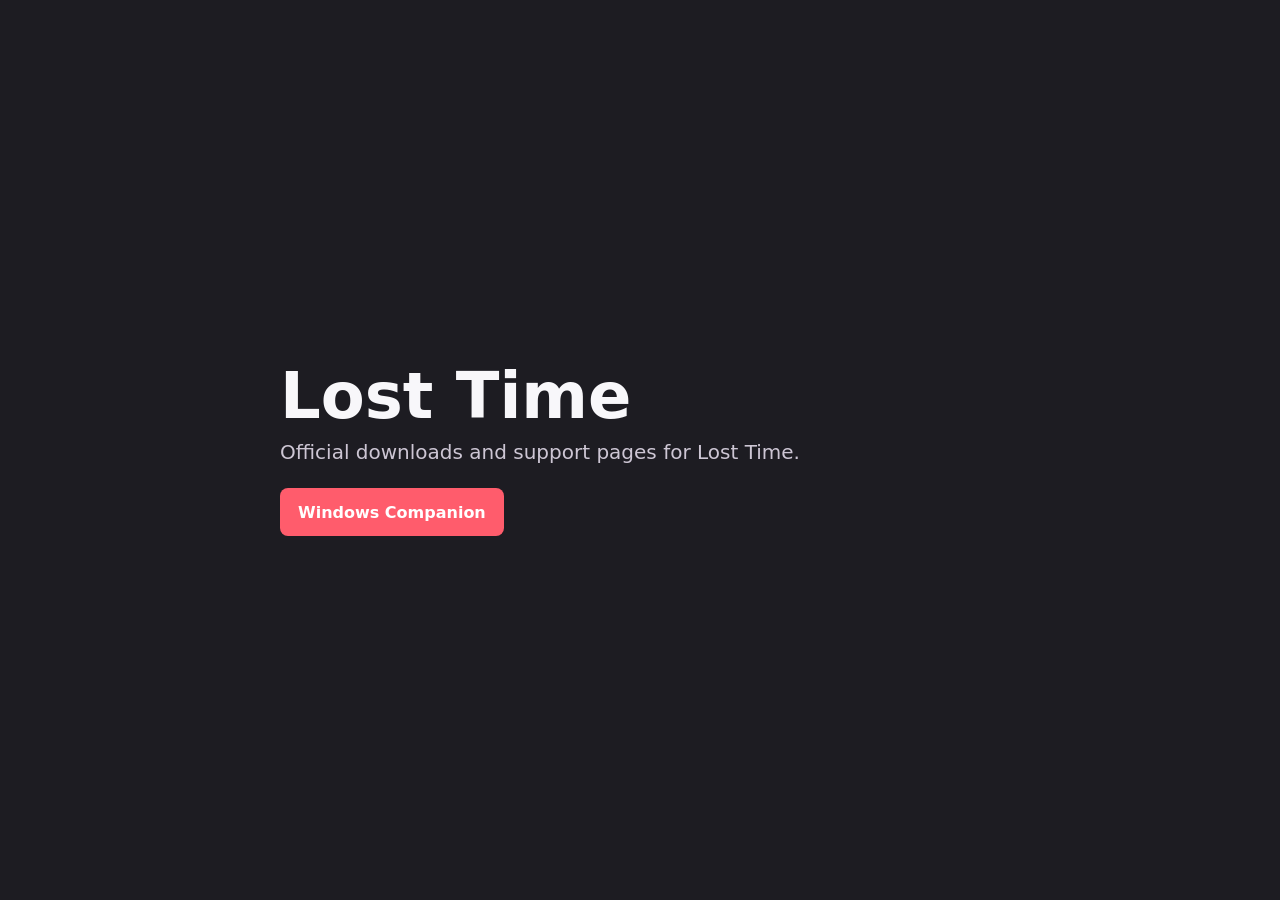
<file: index.html>
<!DOCTYPE html>
<html lang="en">
<head>
  <meta charset="utf-8">
  <meta name="viewport" content="width=device-width, initial-scale=1">
  <title>Lost Time</title>
  <style>
    body {
      margin: 0;
      min-height: 100vh;
      display: grid;
      place-items: center;
      background: #1d1c22;
      color: #f8f7fa;
      font-family: Inter, ui-sans-serif, system-ui, -apple-system, BlinkMacSystemFont, "Segoe UI", sans-serif;
    }

    main {
      width: min(720px, calc(100% - 32px));
    }

    h1 {
      margin: 0 0 12px;
      font-size: clamp(34px, 7vw, 64px);
      line-height: 1;
      letter-spacing: 0;
    }

    p {
      margin: 0 0 24px;
      color: #cdc6d4;
      font-size: 20px;
    }

    a {
      display: inline-flex;
      align-items: center;
      justify-content: center;
      min-height: 48px;
      padding: 0 18px;
      border-radius: 8px;
      background: #ff5c6c;
      color: white;
      text-decoration: none;
      font-weight: 700;
    }
  </style>
</head>
<body>
  <main>
    <h1>Lost Time</h1>
    <p>Official downloads and support pages for Lost Time.</p>
    <a href="./windows-companion/">Windows Companion</a>
  </main>
</body>
</html>
</file>
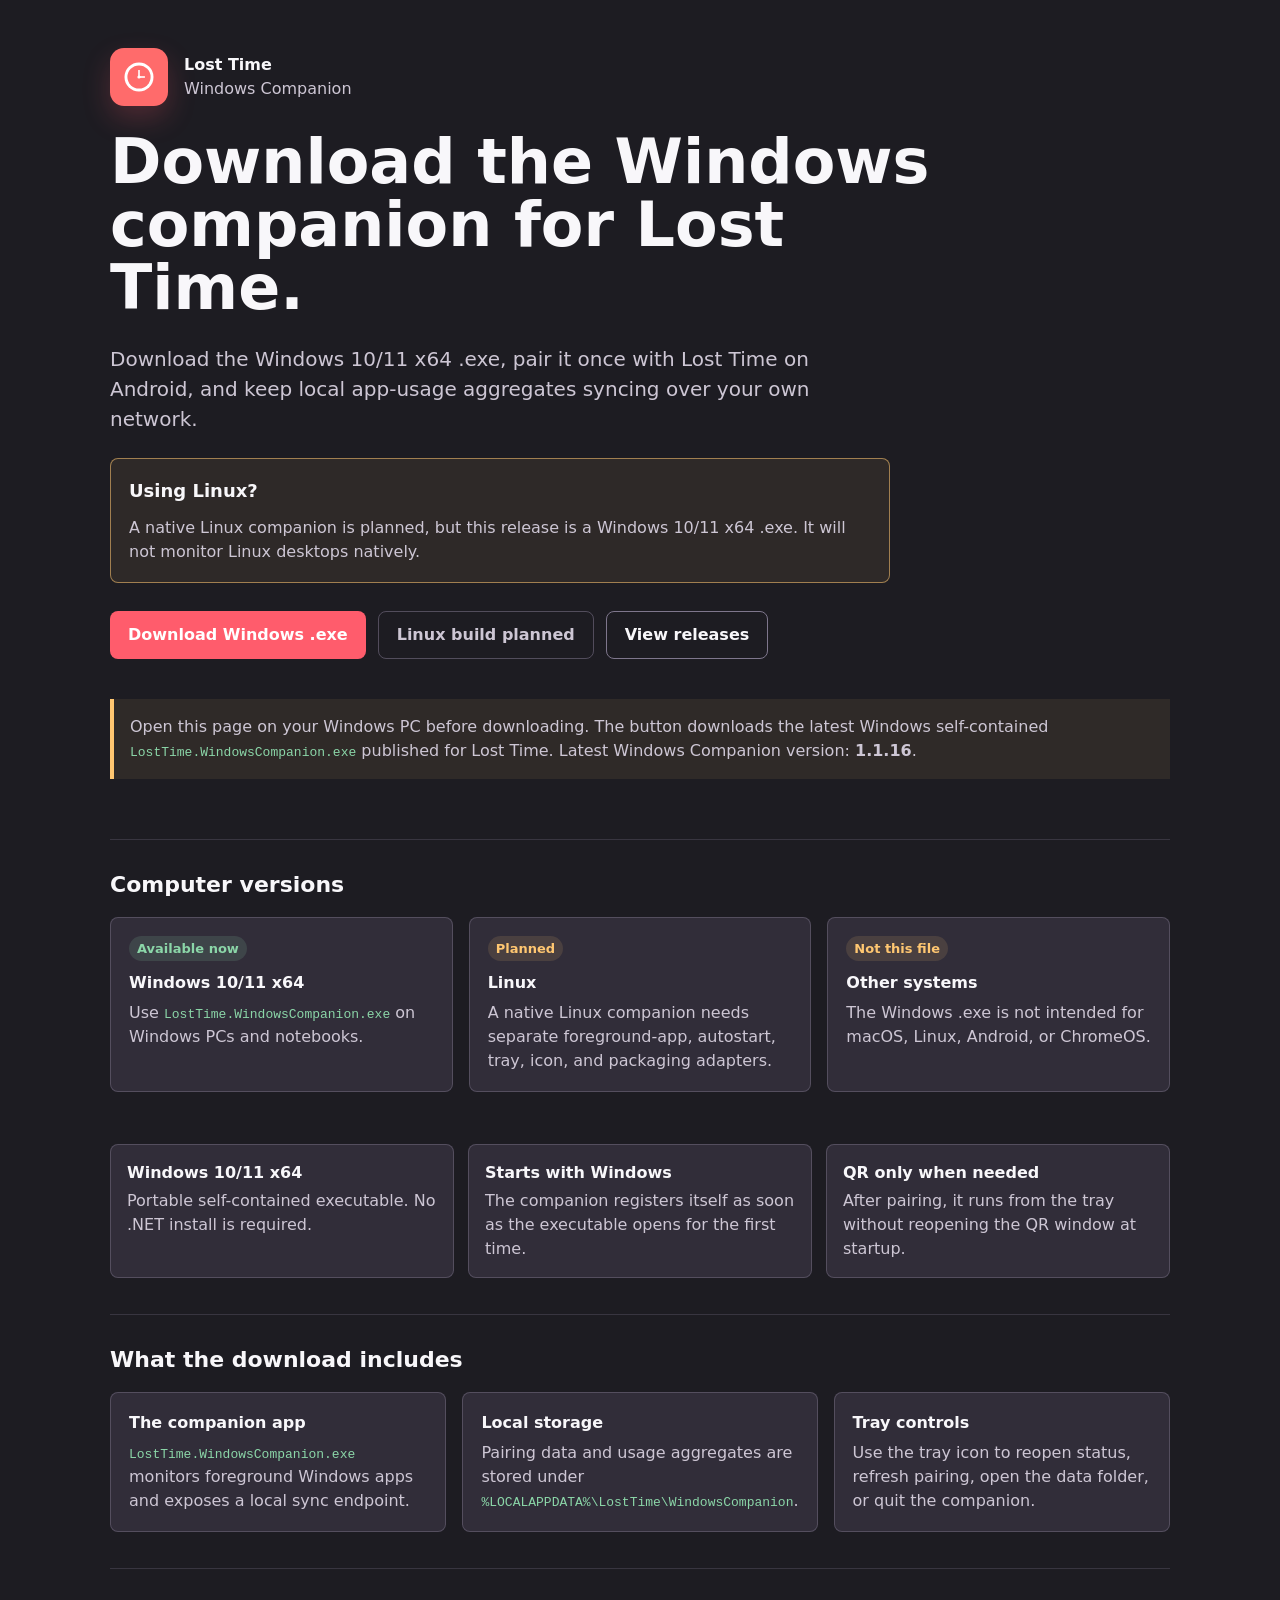
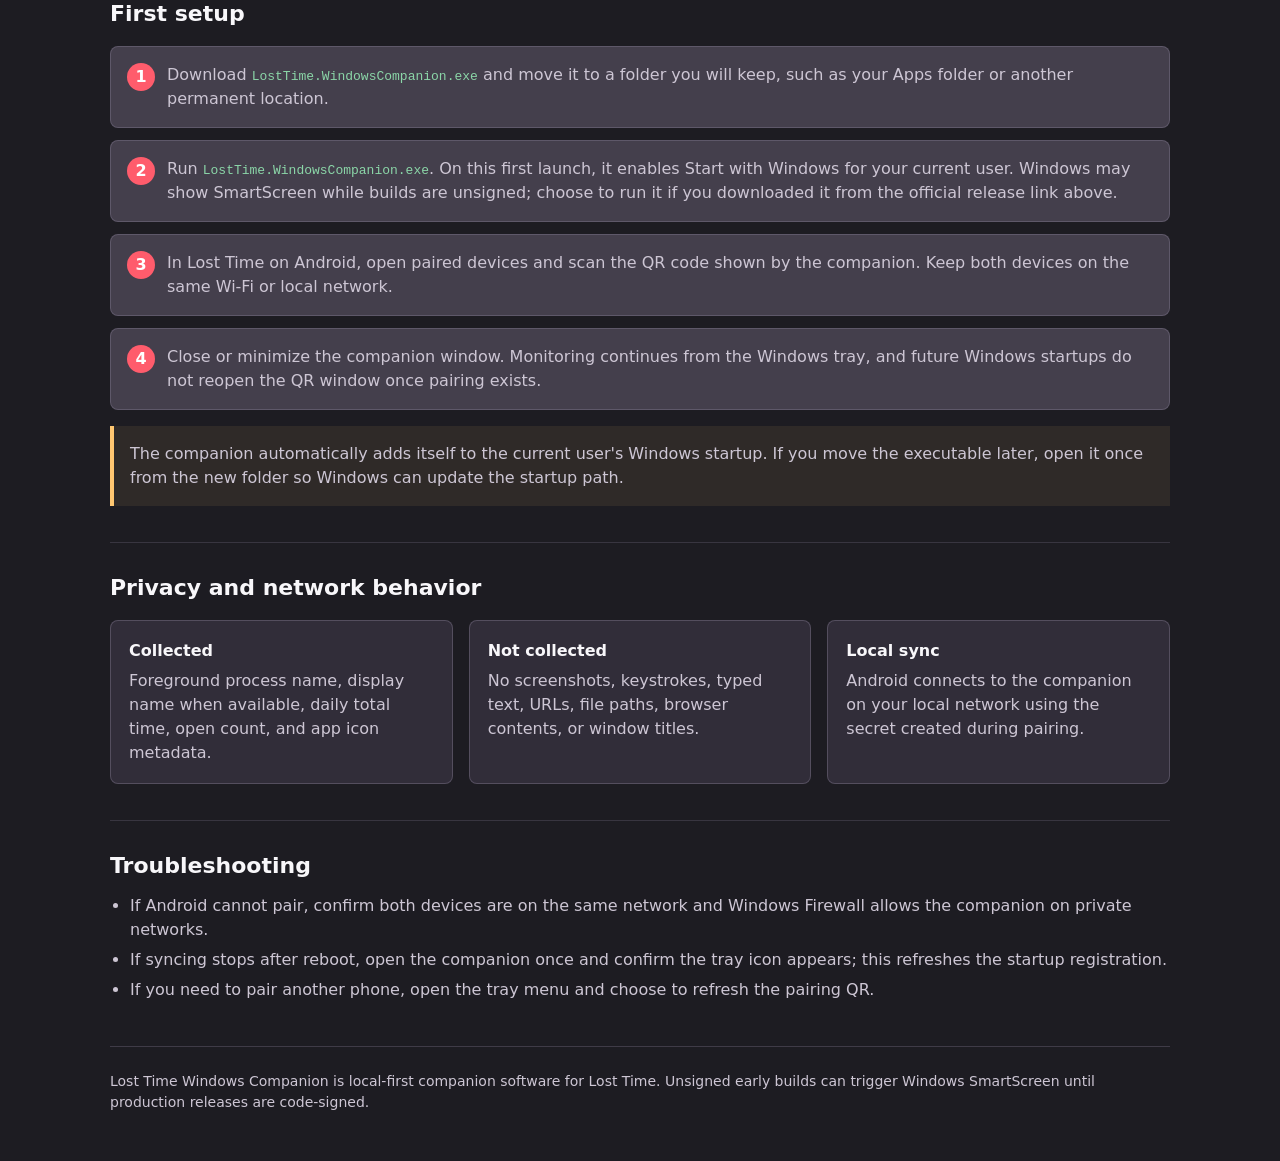
<file: pc/index.html>
<!doctype html>
<html lang="en">
<head>
  <meta charset="utf-8">
  <meta name="viewport" content="width=device-width, initial-scale=1">
  <meta http-equiv="refresh" content="0; url=/windows-companion/">
  <title>Lost Time Windows Companion</title>
  <link rel="canonical" href="https://qedxyzyt-dot.github.io/windows-companion/">
  <style>
    body {
      margin: 0;
      min-height: 100vh;
      display: grid;
      place-items: center;
      background: #1d1c22;
      color: #f8f7fa;
      font-family: Inter, ui-sans-serif, system-ui, -apple-system, BlinkMacSystemFont, "Segoe UI", sans-serif;
    }

    a {
      color: #9fd8ff;
    }
  </style>
</head>
<body>
  <main>
    <p>Opening <a href="/windows-companion/">Lost Time Windows Companion</a>...</p>
  </main>
  <script>
    window.location.replace("/windows-companion/");
  </script>
</body>
</html>
</file>
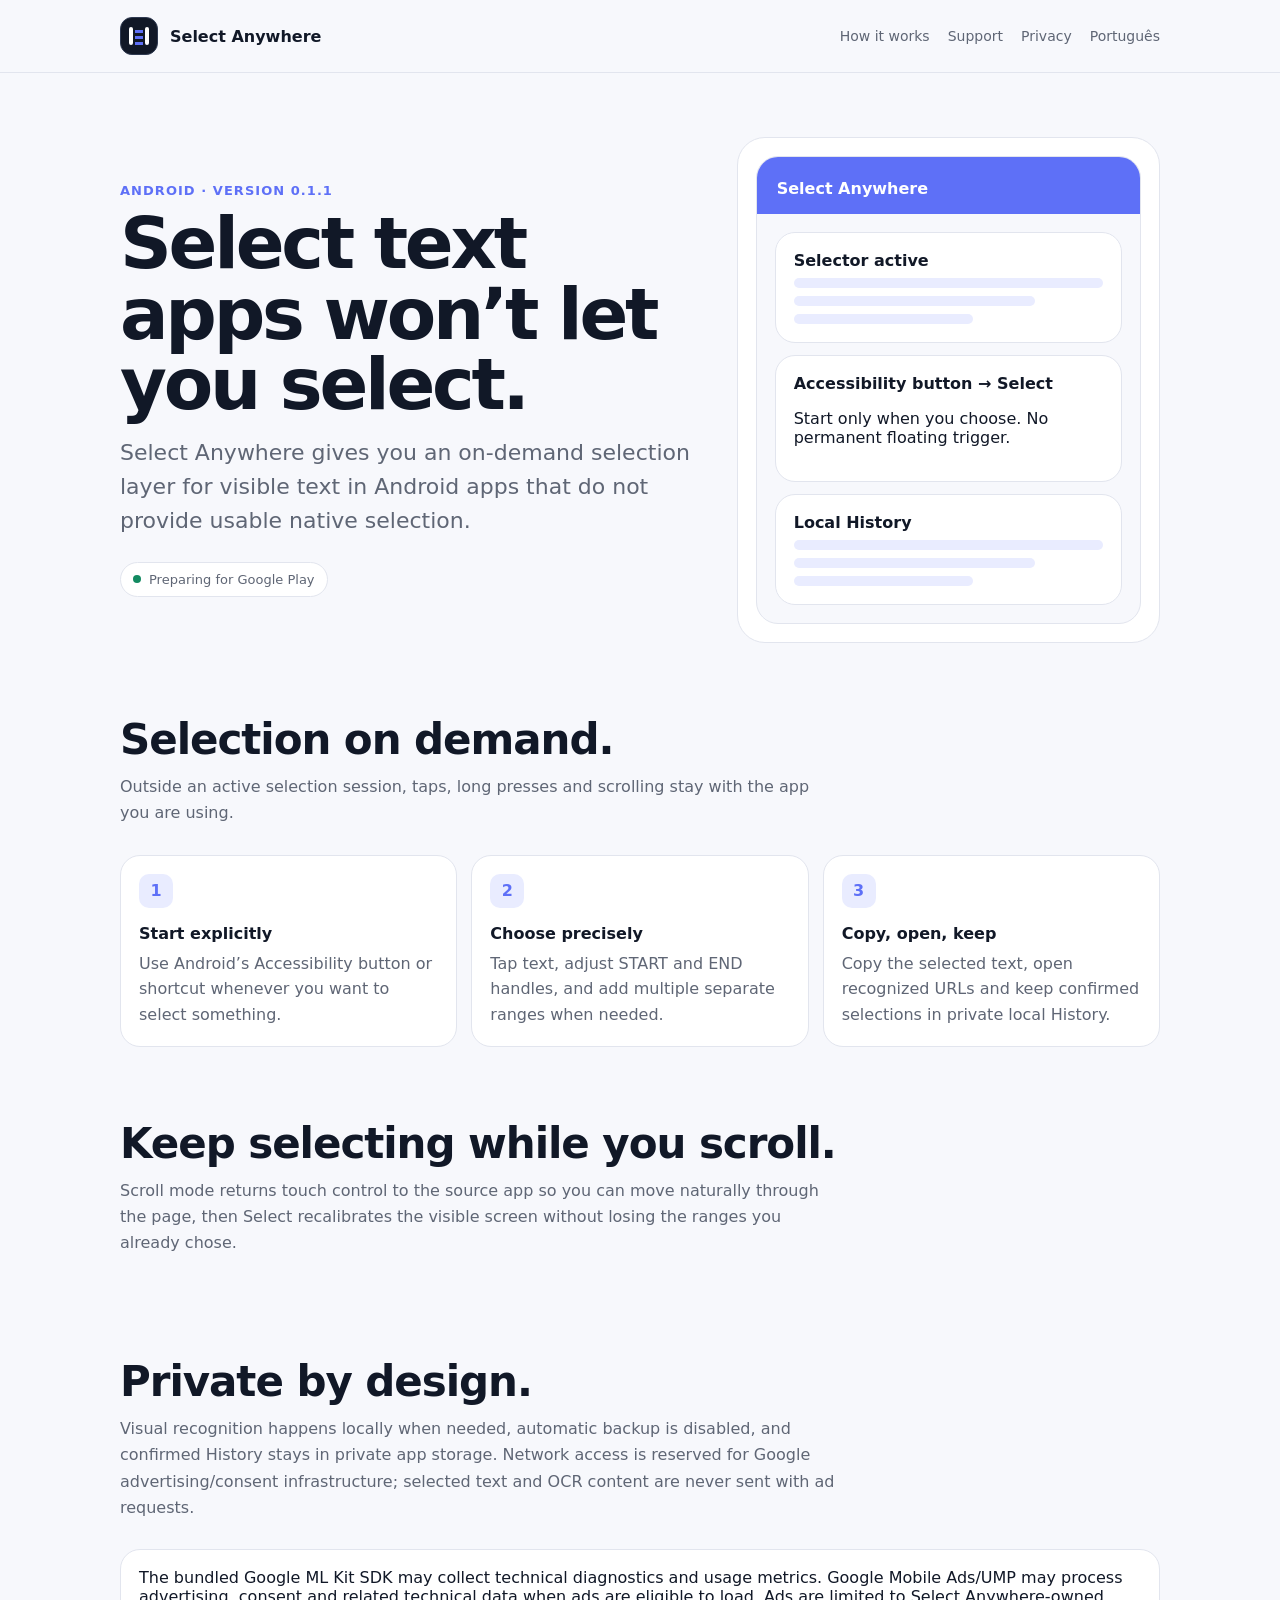
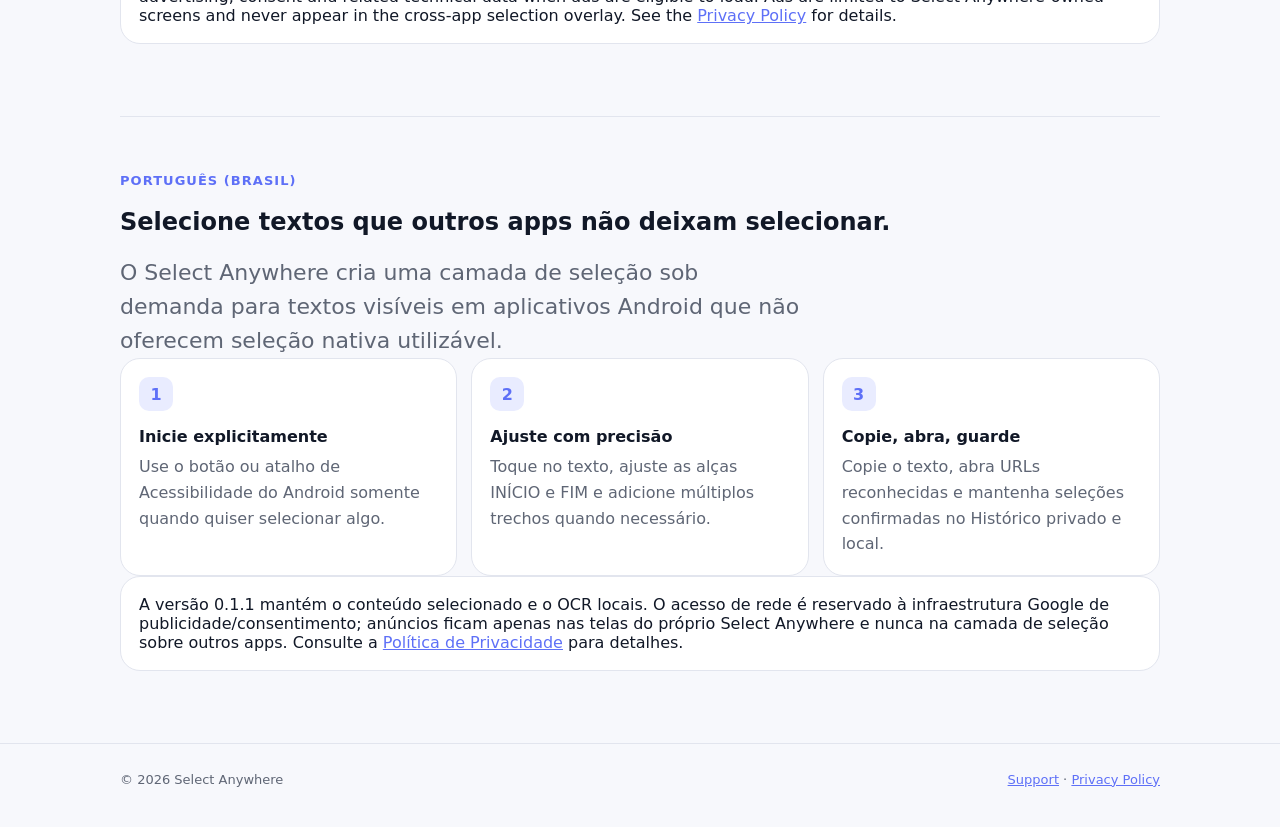
<file: select-anywhere/index.html>
<!doctype html>
<html lang="en">
<head>
  <meta charset="utf-8">
  <meta name="viewport" content="width=device-width, initial-scale=1">
  <meta name="description" content="Select Anywhere helps you select and copy visible text that other Android apps won’t let you select.">
  <title>Select Anywhere</title>
  <link rel="stylesheet" href="styles.css">
</head>
<body>
<header>
  <nav class="shell" aria-label="Primary navigation">
    <a class="brand" href="index.html"><span class="mark" aria-hidden="true"><span></span></span> Select Anywhere</a>
    <div class="navlinks"><a href="#how-it-works">How it works</a><a href="support.html">Support</a><a href="privacy.html">Privacy</a><a href="#pt-br">Português</a></div>
  </nav>
</header>

<main class="shell">
  <div class="hero">
    <div>
      <div class="eyebrow">Android · version 0.1.1</div>
      <h1>Select text apps won’t let you select.</h1>
      <p class="lead">Select Anywhere gives you an on-demand selection layer for visible text in Android apps that do not provide usable native selection.</p>
      <div class="status">Preparing for Google Play</div>
    </div>
    <div class="preview" aria-label="Select Anywhere product preview">
      <div class="phone">
        <div class="phone-head">Select Anywhere</div>
        <div class="phone-body">
          <div class="card"><strong>Selector active</strong><div class="lines" aria-hidden="true"><div class="line"></div><div class="line"></div><div class="line"></div></div></div>
          <div class="card"><strong>Accessibility button → Select</strong><p>Start only when you choose. No permanent floating trigger.</p></div>
          <div class="card"><strong>Local History</strong><div class="lines" aria-hidden="true"><div class="line"></div><div class="line"></div><div class="line"></div></div></div>
        </div>
      </div>
    </div>
  </div>

  <section id="how-it-works">
    <div class="section-title"><h2>Selection on demand.</h2><p>Outside an active selection session, taps, long presses and scrolling stay with the app you are using.</p></div>
    <div class="grid3">
      <article class="card"><div class="number">1</div><strong>Start explicitly</strong><p>Use Android’s Accessibility button or shortcut whenever you want to select something.</p></article>
      <article class="card"><div class="number">2</div><strong>Choose precisely</strong><p>Tap text, adjust START and END handles, and add multiple separate ranges when needed.</p></article>
      <article class="card"><div class="number">3</div><strong>Copy, open, keep</strong><p>Copy the selected text, open recognized URLs and keep confirmed selections in private local History.</p></article>
    </div>
  </section>

  <section>
    <div class="section-title"><h2>Keep selecting while you scroll.</h2><p>Scroll mode returns touch control to the source app so you can move naturally through the page, then Select recalibrates the visible screen without losing the ranges you already chose.</p></div>
  </section>

  <section>
    <div class="section-title"><h2>Private by design.</h2><p>Visual recognition happens locally when needed, automatic backup is disabled, and confirmed History stays in private app storage. Network access is reserved for Google advertising/consent infrastructure; selected text and OCR content are never sent with ad requests.</p></div>
    <div class="notice">The bundled Google ML Kit SDK may collect technical diagnostics and usage metrics. Google Mobile Ads/UMP may process advertising, consent and related technical data when ads are eligible to load. Ads are limited to Select Anywhere-owned screens and never appear in the cross-app selection overlay. See the <a href="privacy.html">Privacy Policy</a> for details.</div>
  </section>

  <section id="pt-br" lang="pt-BR">
    <div class="eyebrow">Português (Brasil)</div>
    <h2>Selecione textos que outros apps não deixam selecionar.</h2>
    <p class="lead">O Select Anywhere cria uma camada de seleção sob demanda para textos visíveis em aplicativos Android que não oferecem seleção nativa utilizável.</p>
    <div class="grid3">
      <article class="card"><div class="number">1</div><strong>Inicie explicitamente</strong><p>Use o botão ou atalho de Acessibilidade do Android somente quando quiser selecionar algo.</p></article>
      <article class="card"><div class="number">2</div><strong>Ajuste com precisão</strong><p>Toque no texto, ajuste as alças INÍCIO e FIM e adicione múltiplos trechos quando necessário.</p></article>
      <article class="card"><div class="number">3</div><strong>Copie, abra, guarde</strong><p>Copie o texto, abra URLs reconhecidas e mantenha seleções confirmadas no Histórico privado e local.</p></article>
    </div>
    <div class="notice">A versão 0.1.1 mantém o conteúdo selecionado e o OCR locais. O acesso de rede é reservado à infraestrutura Google de publicidade/consentimento; anúncios ficam apenas nas telas do próprio Select Anywhere e nunca na camada de seleção sobre outros apps. Consulte a <a href="privacy.html#pt-br">Política de Privacidade</a> para detalhes.</div>
  </section>
</main>

<footer><div class="shell footer-row"><span>© 2026 Select Anywhere</span><span><a href="support.html">Support</a> · <a href="privacy.html">Privacy Policy</a></span></div></footer>
</body>
</html>
</file>
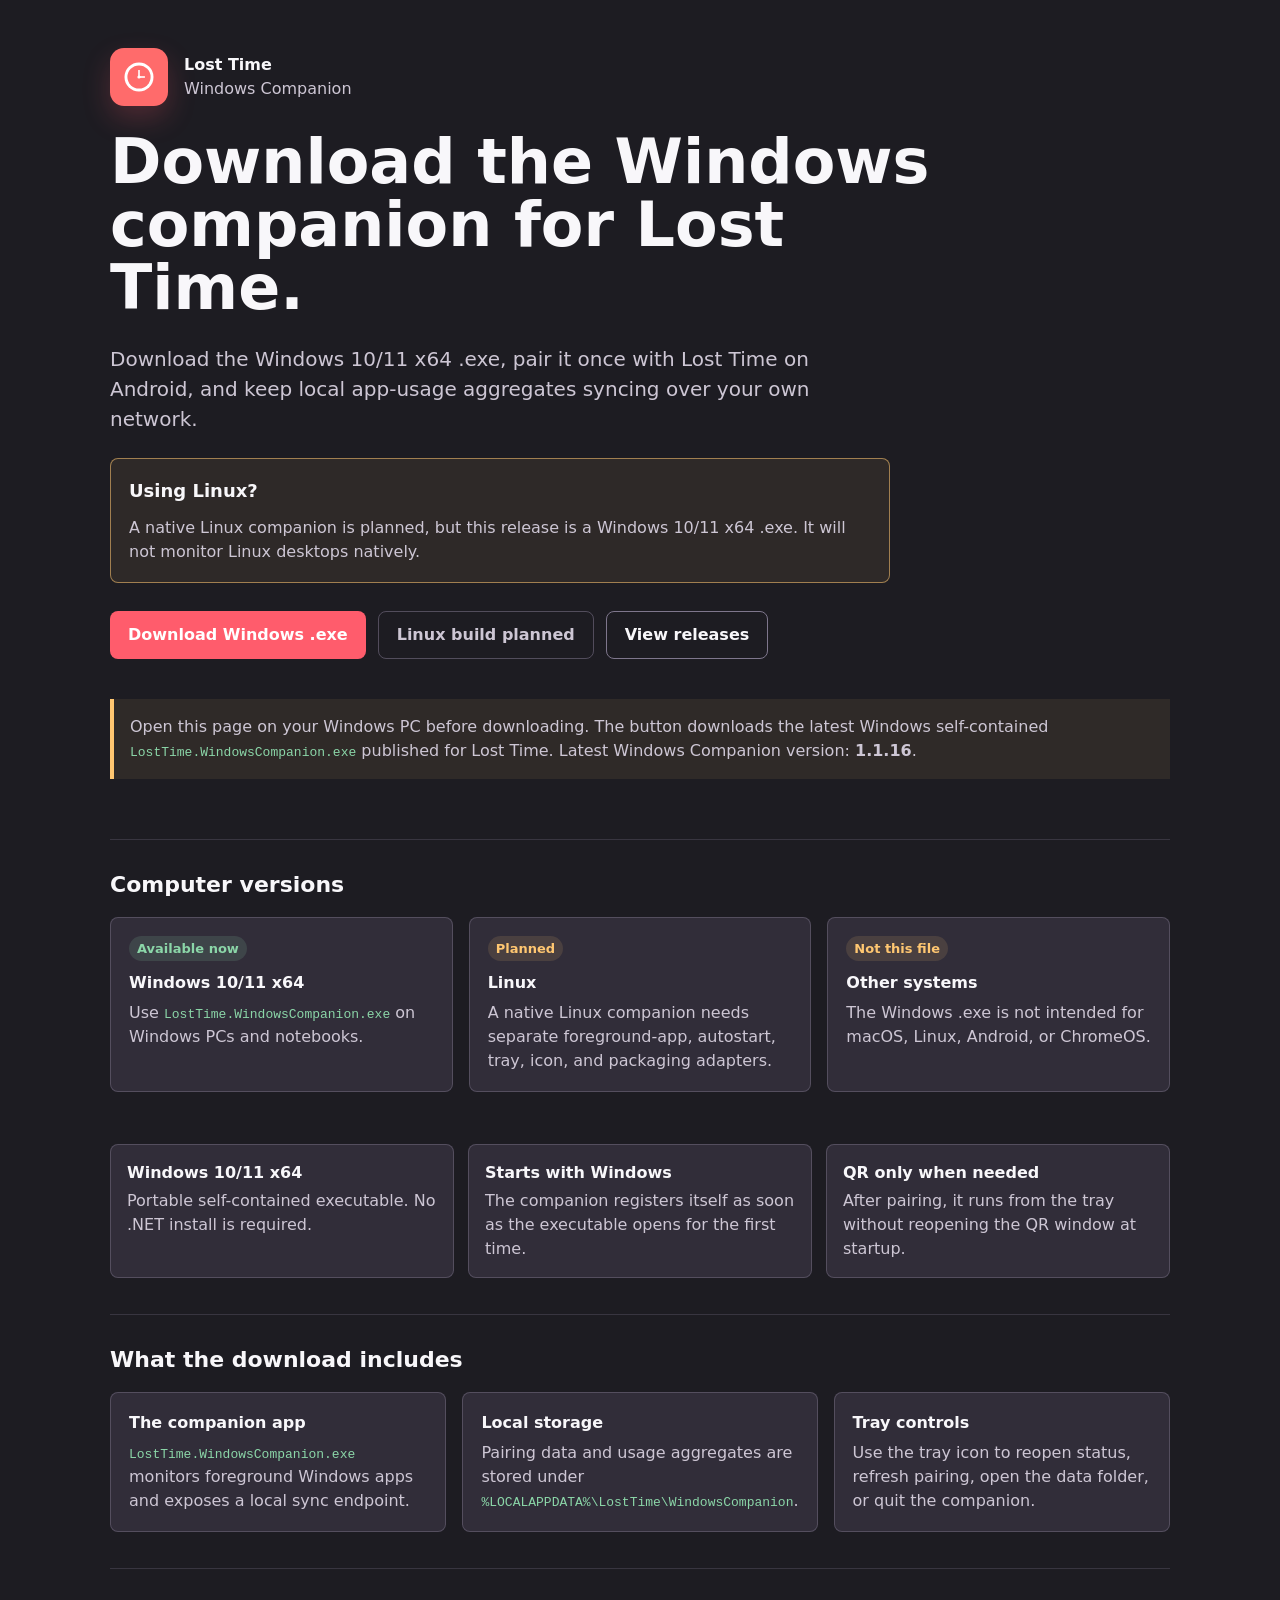
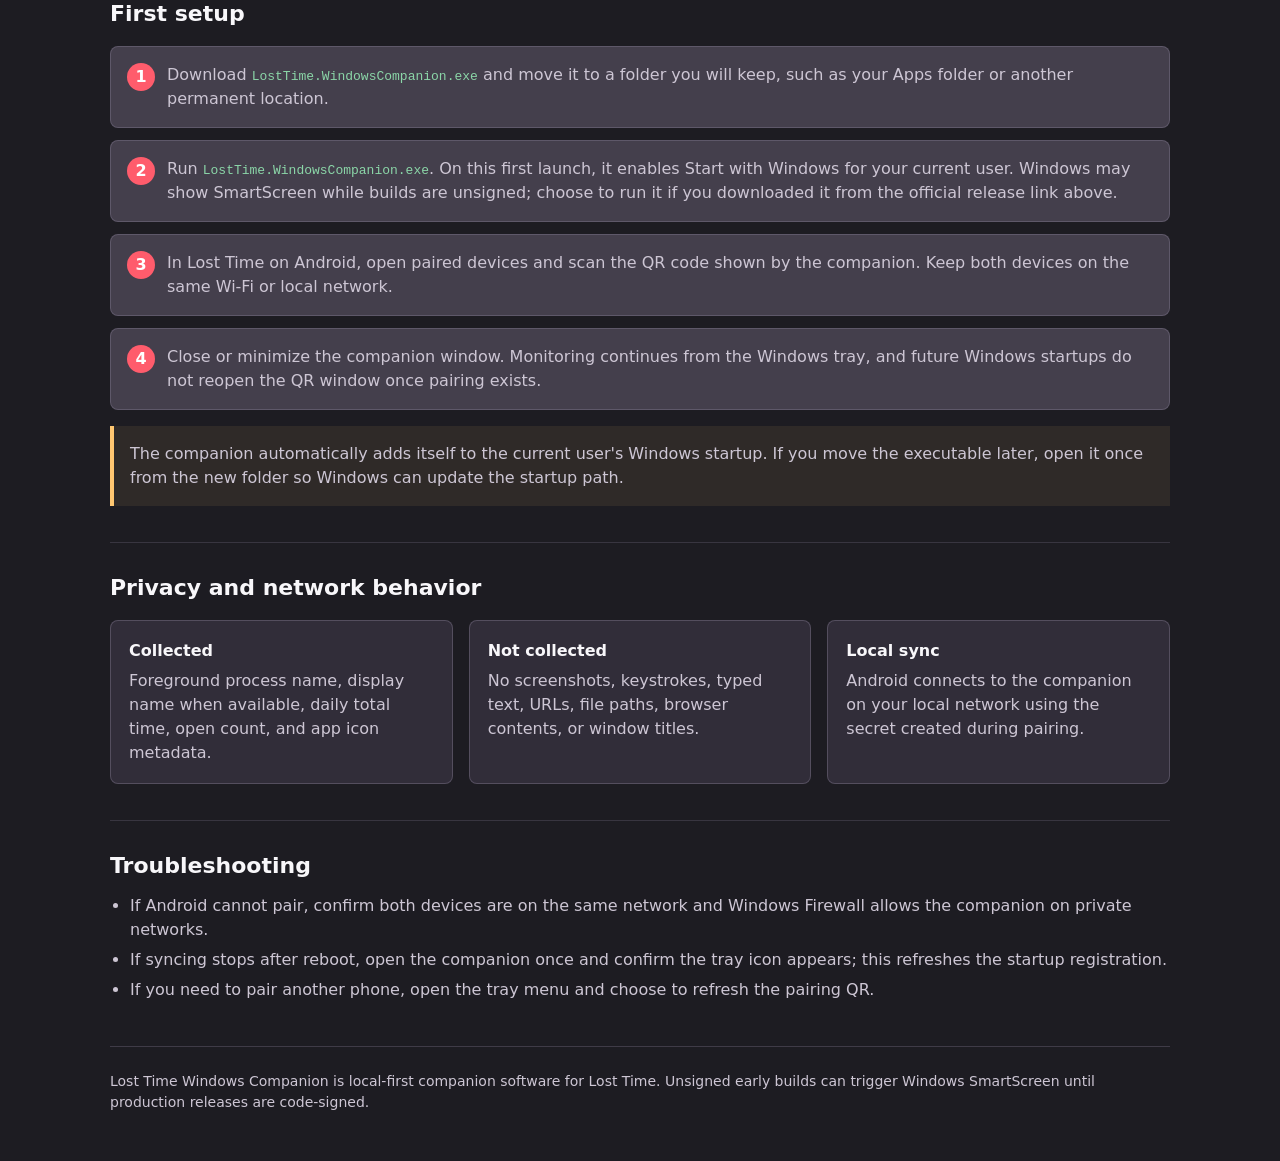
<file: windows-companion/index.html>
<!doctype html>
<html lang="en">
<head>
  <meta charset="utf-8">
  <meta name="viewport" content="width=device-width, initial-scale=1">
  <title>Lost Time Windows Companion</title>
  <meta name="description" content="Download the Windows .exe and set up the local-first Windows companion for Lost Time.">
  <link rel="icon" href="./favicon.ico" sizes="any">
  <link rel="icon" type="image/svg+xml" href="./assets/lost-time-logo.svg">
  <link rel="icon" type="image/png" sizes="32x32" href="./assets/favicon-32x32.png">
  <link rel="apple-touch-icon" sizes="180x180" href="./assets/apple-touch-icon.png">
  <style>
    :root {
      color-scheme: dark;
      --bg: #1d1c22;
      --band: #25232b;
      --panel: #312d39;
      --panel-2: #443f4c;
      --text: #f8f7fa;
      --muted: #cdc6d4;
      --accent: #ff5c6c;
      --success: #8bd6a8;
      --notice: #ffc771;
      --link: #9fd8ff;
      --border: #7e768c;
    }

    * {
      box-sizing: border-box;
    }

    body {
      margin: 0;
      background: var(--bg);
      color: var(--text);
      font-family: Inter, ui-sans-serif, system-ui, -apple-system, BlinkMacSystemFont, "Segoe UI", sans-serif;
      line-height: 1.5;
    }

    main {
      width: min(1060px, calc(100% - 32px));
      margin: 0 auto;
      padding: 48px 0;
    }

    header {
      display: grid;
      gap: 24px;
      margin-bottom: 36px;
    }

    .brand {
      display: flex;
      align-items: center;
      gap: 16px;
    }

    .logo {
      width: 58px;
      height: 58px;
      border-radius: 14px;
      object-fit: cover;
      box-shadow: 0 12px 28px rgba(255, 92, 108, 0.22);
    }

    h1 {
      max-width: 820px;
      margin: 0;
      font-size: clamp(34px, 6vw, 62px);
      letter-spacing: 0;
      line-height: 1.02;
    }

    h2 {
      margin: 0 0 12px;
      font-size: 22px;
      letter-spacing: 0;
    }

    h3 {
      margin: 0 0 6px;
      font-size: 16px;
      letter-spacing: 0;
    }

    p {
      margin: 0;
      color: var(--muted);
    }

    a {
      color: var(--link);
    }

    [hidden] {
      display: none !important;
    }

    code {
      color: var(--success);
    }

    .lead {
      max-width: 780px;
      font-size: 20px;
    }

    .actions {
      display: flex;
      flex-wrap: wrap;
      gap: 12px;
      margin-top: 4px;
    }

    .button {
      display: inline-flex;
      align-items: center;
      justify-content: center;
      min-height: 48px;
      padding: 0 18px;
      border-radius: 8px;
      background: var(--accent);
      color: white;
      text-decoration: none;
      font-weight: 700;
    }

    button.button {
      border: 0;
      cursor: pointer;
      font: inherit;
    }

    .button.secondary {
      background: transparent;
      border: 1px solid var(--border);
      color: var(--text);
    }

    .button.disabled {
      pointer-events: none;
      background: transparent;
      border: 1px solid rgba(126, 118, 140, 0.55);
      color: var(--muted);
    }

    .summary {
      display: grid;
      grid-template-columns: repeat(3, 1fr);
      gap: 14px;
      margin: 28px 0 0;
    }

    .summary-item,
    .handoff,
    .panel,
    .step {
      border: 1px solid rgba(126, 118, 140, 0.45);
      border-radius: 8px;
      background: var(--panel);
    }

    .summary-item {
      padding: 16px;
    }

    .summary-item strong {
      display: block;
      margin-bottom: 4px;
    }

    .section {
      margin-top: 36px;
      padding-top: 28px;
      border-top: 1px solid rgba(126, 118, 140, 0.28);
    }

    .grid {
      display: grid;
      grid-template-columns: repeat(3, 1fr);
      gap: 16px;
      margin-top: 16px;
    }

    .panel {
      padding: 18px;
    }

    .steps {
      display: grid;
      gap: 12px;
      margin-top: 16px;
      counter-reset: step;
    }

    .step {
      display: grid;
      grid-template-columns: auto 1fr;
      gap: 12px;
      align-items: start;
      padding: 16px;
      background: var(--panel-2);
    }

    .step::before {
      counter-increment: step;
      content: counter(step);
      display: grid;
      place-items: center;
      width: 28px;
      height: 28px;
      border-radius: 50%;
      background: var(--accent);
      color: white;
      font-weight: 800;
    }

    .callout {
      margin-top: 16px;
      padding: 16px;
      border-left: 4px solid var(--notice);
      background: rgba(255, 199, 113, 0.08);
      color: var(--muted);
    }

    .handoff {
      display: grid;
      gap: 12px;
      max-width: 780px;
      padding: 18px;
      border-color: rgba(255, 199, 113, 0.55);
      background: rgba(255, 199, 113, 0.08);
    }

    .handoff strong {
      color: var(--text);
      font-size: 18px;
    }

    .copy-status {
      min-height: 20px;
      color: var(--success);
      font-size: 14px;
    }

    .platform-status {
      display: inline-flex;
      width: fit-content;
      margin-bottom: 10px;
      padding: 3px 8px;
      border-radius: 999px;
      background: rgba(139, 214, 168, 0.14);
      color: var(--success);
      font-size: 13px;
      font-weight: 700;
    }

    .platform-status.planned {
      background: rgba(255, 199, 113, 0.12);
      color: var(--notice);
    }

    ul {
      margin: 10px 0 0;
      padding-left: 20px;
      color: var(--muted);
    }

    li + li {
      margin-top: 6px;
    }

    footer {
      margin-top: 44px;
      padding-top: 24px;
      border-top: 1px solid rgba(126, 118, 140, 0.35);
      color: var(--muted);
      font-size: 14px;
    }

    @media (max-width: 820px) {
      main {
        padding: 32px 0;
      }

      .summary,
      .grid {
        grid-template-columns: 1fr;
      }

      .section {
        padding-top: 24px;
      }

      .button {
        width: 100%;
      }
    }
  </style>
</head>
<body>
  <main>
    <header>
      <div class="brand">
        <img class="logo" src="./assets/lost-time-logo.svg" alt="Lost Time logo" width="58" height="58">
        <div>
          <strong>Lost Time</strong>
          <p>Windows Companion</p>
        </div>
      </div>

      <h1>Download the Windows companion for Lost Time.</h1>
      <p class="lead">
        Download the Windows 10/11 x64 .exe, pair it once with Lost Time on Android, and keep local
        app-usage aggregates syncing over your own network.
      </p>

      <div class="handoff" data-mobile-handoff hidden>
        <strong>Opening this from your phone?</strong>
        <p>
          Send this page to your Windows PC, then download the companion there. Short PC link:
          <a href="https://qedxyzyt-dot.github.io/pc/">qedxyzyt-dot.github.io/pc</a>
        </p>
        <div class="actions">
          <button class="button" type="button" data-share-pc-link>Share PC link</button>
          <button class="button secondary" type="button" data-copy-pc-link>Copy PC link</button>
        </div>
        <p class="copy-status" data-copy-status aria-live="polite"></p>
      </div>

      <div class="handoff" data-linux-note hidden>
        <strong>Using Linux?</strong>
        <p>
          A native Linux companion is planned, but this release is a Windows 10/11 x64 .exe.
          It will not monitor Linux desktops natively.
        </p>
      </div>

      <div class="actions">
        <a class="button" href="https://github.com/qedxyzyt-dot/qedxyzyt-dot.github.io/releases/latest/download/LostTime.WindowsCompanion.exe">
          Download Windows .exe
        </a>
        <span class="button disabled" aria-disabled="true">Linux build planned</span>
        <a class="button secondary" href="https://github.com/qedxyzyt-dot/qedxyzyt-dot.github.io/releases">
          View releases
        </a>
      </div>

      <p class="callout">
        Open this page on your Windows PC before downloading. The button downloads the latest Windows
        self-contained <code>LostTime.WindowsCompanion.exe</code> published for Lost Time.
        Latest Windows Companion version: <strong>1.1.16</strong>.
      </p>

      <section class="section" aria-label="Available computer versions">
        <h2>Computer versions</h2>
        <div class="grid">
          <div class="panel">
            <span class="platform-status">Available now</span>
            <h3>Windows 10/11 x64</h3>
            <p>Use <code>LostTime.WindowsCompanion.exe</code> on Windows PCs and notebooks.</p>
          </div>
          <div class="panel">
            <span class="platform-status planned">Planned</span>
            <h3>Linux</h3>
            <p>A native Linux companion needs separate foreground-app, autostart, tray, icon, and packaging adapters.</p>
          </div>
          <div class="panel">
            <span class="platform-status planned">Not this file</span>
            <h3>Other systems</h3>
            <p>The Windows .exe is not intended for macOS, Linux, Android, or ChromeOS.</p>
          </div>
        </div>
      </section>

      <div class="summary" aria-label="Companion summary">
        <div class="summary-item">
          <strong>Windows 10/11 x64</strong>
          <p>Portable self-contained executable. No .NET install is required.</p>
        </div>
        <div class="summary-item">
          <strong>Starts with Windows</strong>
          <p>The companion registers itself as soon as the executable opens for the first time.</p>
        </div>
        <div class="summary-item">
          <strong>QR only when needed</strong>
          <p>After pairing, it runs from the tray without reopening the QR window at startup.</p>
        </div>
      </div>
    </header>

    <section class="section">
      <h2>What the download includes</h2>
      <div class="grid">
        <div class="panel">
          <h3>The companion app</h3>
          <p><code>LostTime.WindowsCompanion.exe</code> monitors foreground Windows apps and exposes a local sync endpoint.</p>
        </div>
        <div class="panel">
          <h3>Local storage</h3>
          <p>Pairing data and usage aggregates are stored under <code>%LOCALAPPDATA%\LostTime\WindowsCompanion</code>.</p>
        </div>
        <div class="panel">
          <h3>Tray controls</h3>
          <p>Use the tray icon to reopen status, refresh pairing, open the data folder, or quit the companion.</p>
        </div>
      </div>
    </section>

    <section class="section">
      <h2>First setup</h2>
      <div class="steps">
        <div class="step">
          <p>Download <code>LostTime.WindowsCompanion.exe</code> and move it to a folder you will keep, such as your Apps folder or another permanent location.</p>
        </div>
        <div class="step">
          <p>Run <code>LostTime.WindowsCompanion.exe</code>. On this first launch, it enables Start with Windows for your current user. Windows may show SmartScreen while builds are unsigned; choose to run it if you downloaded it from the official release link above.</p>
        </div>
        <div class="step">
          <p>In Lost Time on Android, open paired devices and scan the QR code shown by the companion. Keep both devices on the same Wi-Fi or local network.</p>
        </div>
        <div class="step">
          <p>Close or minimize the companion window. Monitoring continues from the Windows tray, and future Windows startups do not reopen the QR window once pairing exists.</p>
        </div>
      </div>
      <p class="callout">
        The companion automatically adds itself to the current user's Windows startup. If you move the executable later,
        open it once from the new folder so Windows can update the startup path.
      </p>
    </section>

    <section class="section">
      <h2>Privacy and network behavior</h2>
      <div class="grid">
        <div class="panel">
          <h3>Collected</h3>
          <p>Foreground process name, display name when available, daily total time, open count, and app icon metadata.</p>
        </div>
        <div class="panel">
          <h3>Not collected</h3>
          <p>No screenshots, keystrokes, typed text, URLs, file paths, browser contents, or window titles.</p>
        </div>
        <div class="panel">
          <h3>Local sync</h3>
          <p>Android connects to the companion on your local network using the secret created during pairing.</p>
        </div>
      </div>
    </section>

    <section class="section">
      <h2>Troubleshooting</h2>
      <ul>
        <li>If Android cannot pair, confirm both devices are on the same network and Windows Firewall allows the companion on private networks.</li>
        <li>If syncing stops after reboot, open the companion once and confirm the tray icon appears; this refreshes the startup registration.</li>
        <li>If you need to pair another phone, open the tray menu and choose to refresh the pairing QR.</li>
      </ul>
    </section>

    <footer>
      Lost Time Windows Companion is local-first companion software for Lost Time. Unsigned early builds can trigger
      Windows SmartScreen until production releases are code-signed.
    </footer>
  </main>
  <script>
    (() => {
      const pcLink = "https://qedxyzyt-dot.github.io/pc/";
      const isMobile = /Android|iPhone|iPad|iPod/i.test(navigator.userAgent);
      const isLinuxDesktop = /Linux/i.test(navigator.userAgent) && !/Android/i.test(navigator.userAgent);
      const handoff = document.querySelector("[data-mobile-handoff]");
      const linuxNote = document.querySelector("[data-linux-note]");
      const shareButton = document.querySelector("[data-share-pc-link]");
      const copyButton = document.querySelector("[data-copy-pc-link]");
      const status = document.querySelector("[data-copy-status]");

      if (isMobile && handoff) {
        handoff.hidden = false;
      }

      if (isLinuxDesktop && linuxNote) {
        linuxNote.hidden = false;
      }

      const setStatus = (message) => {
        if (status) {
          status.textContent = message;
        }
      };

      const copyPcLink = async () => {
        try {
          await navigator.clipboard.writeText(pcLink);
          setStatus("Copied. Open this link on your Windows PC.");
        } catch {
          setStatus(pcLink);
        }
      };

      copyButton?.addEventListener("click", copyPcLink);
      shareButton?.addEventListener("click", async () => {
        if (navigator.share) {
          try {
            await navigator.share({
              title: "Lost Time Windows Companion",
              text: "Open this on your Windows PC to download Lost Time Windows Companion.",
              url: pcLink
            });
            setStatus("Link shared.");
            return;
          } catch {
            // Fall back to copy when the share sheet is dismissed or unavailable.
          }
        }
        await copyPcLink();
      });
    })();
  </script>
</body>
</html>
</file>
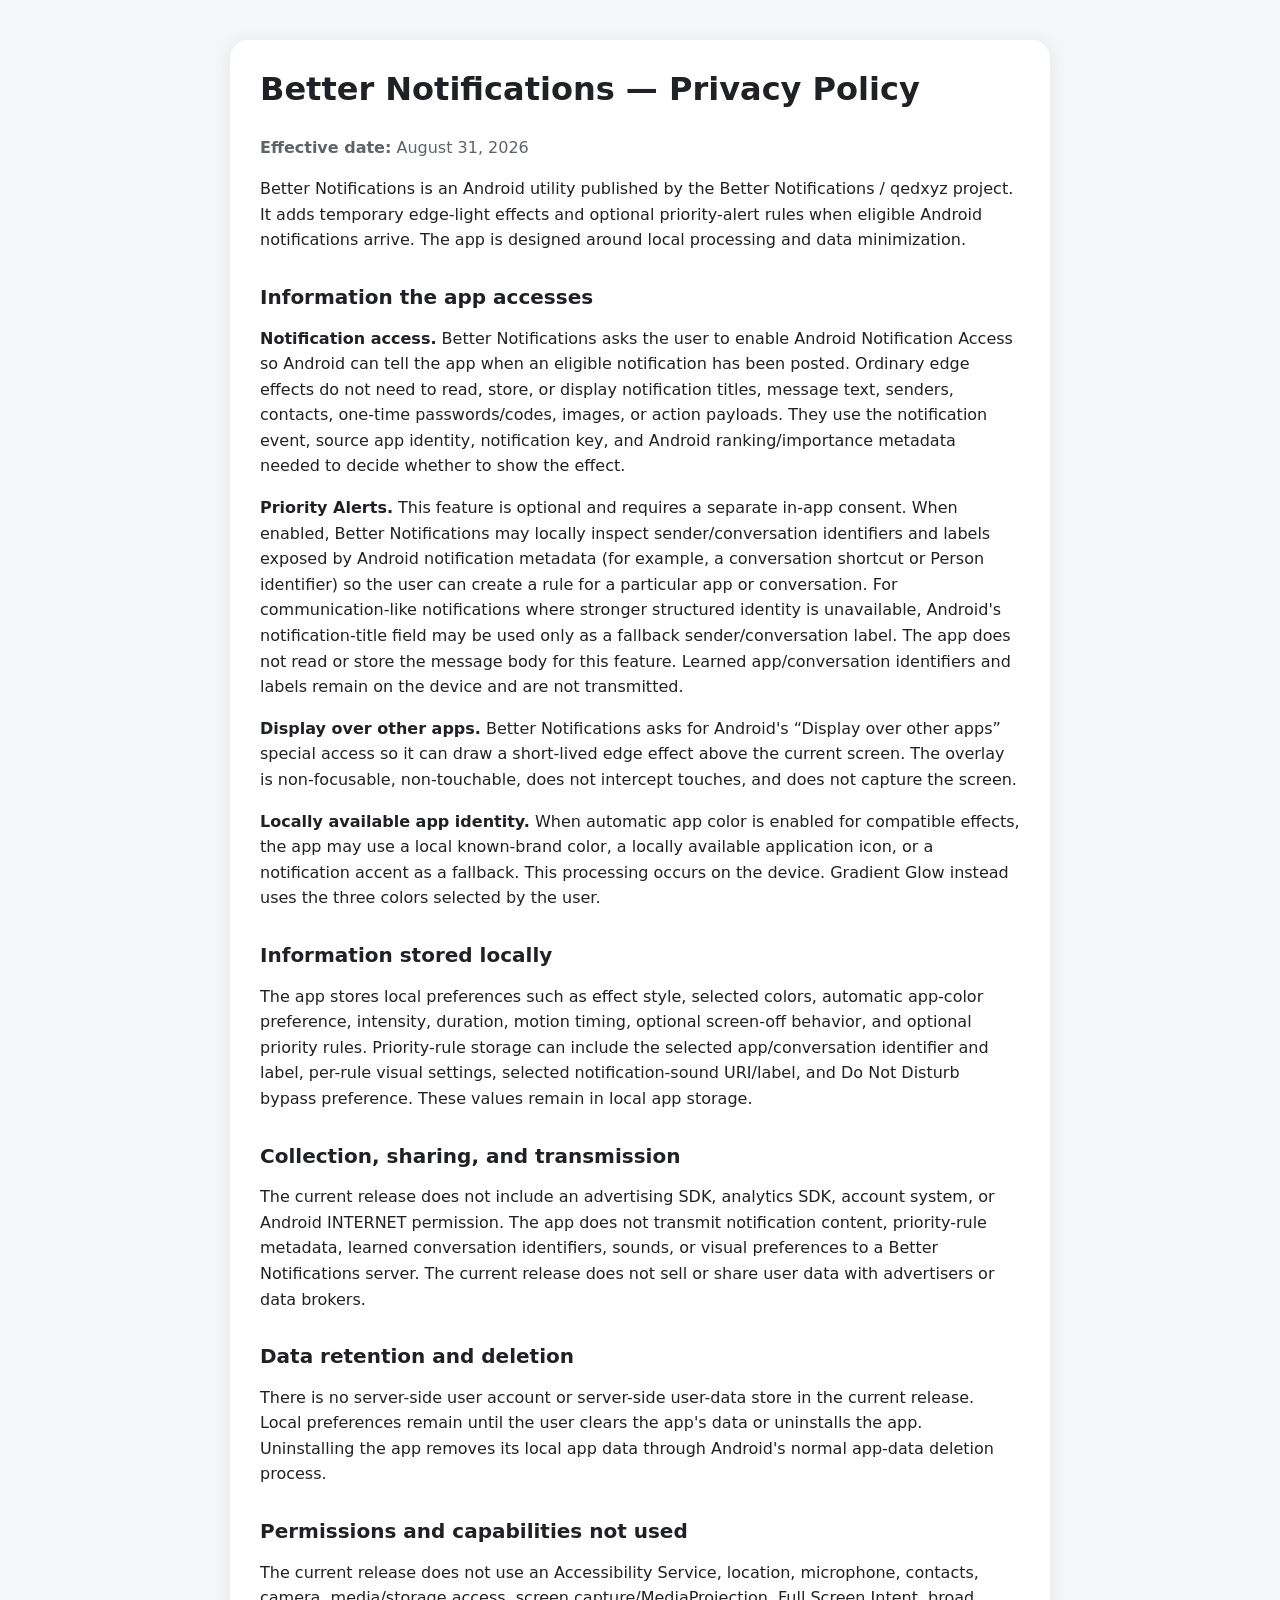
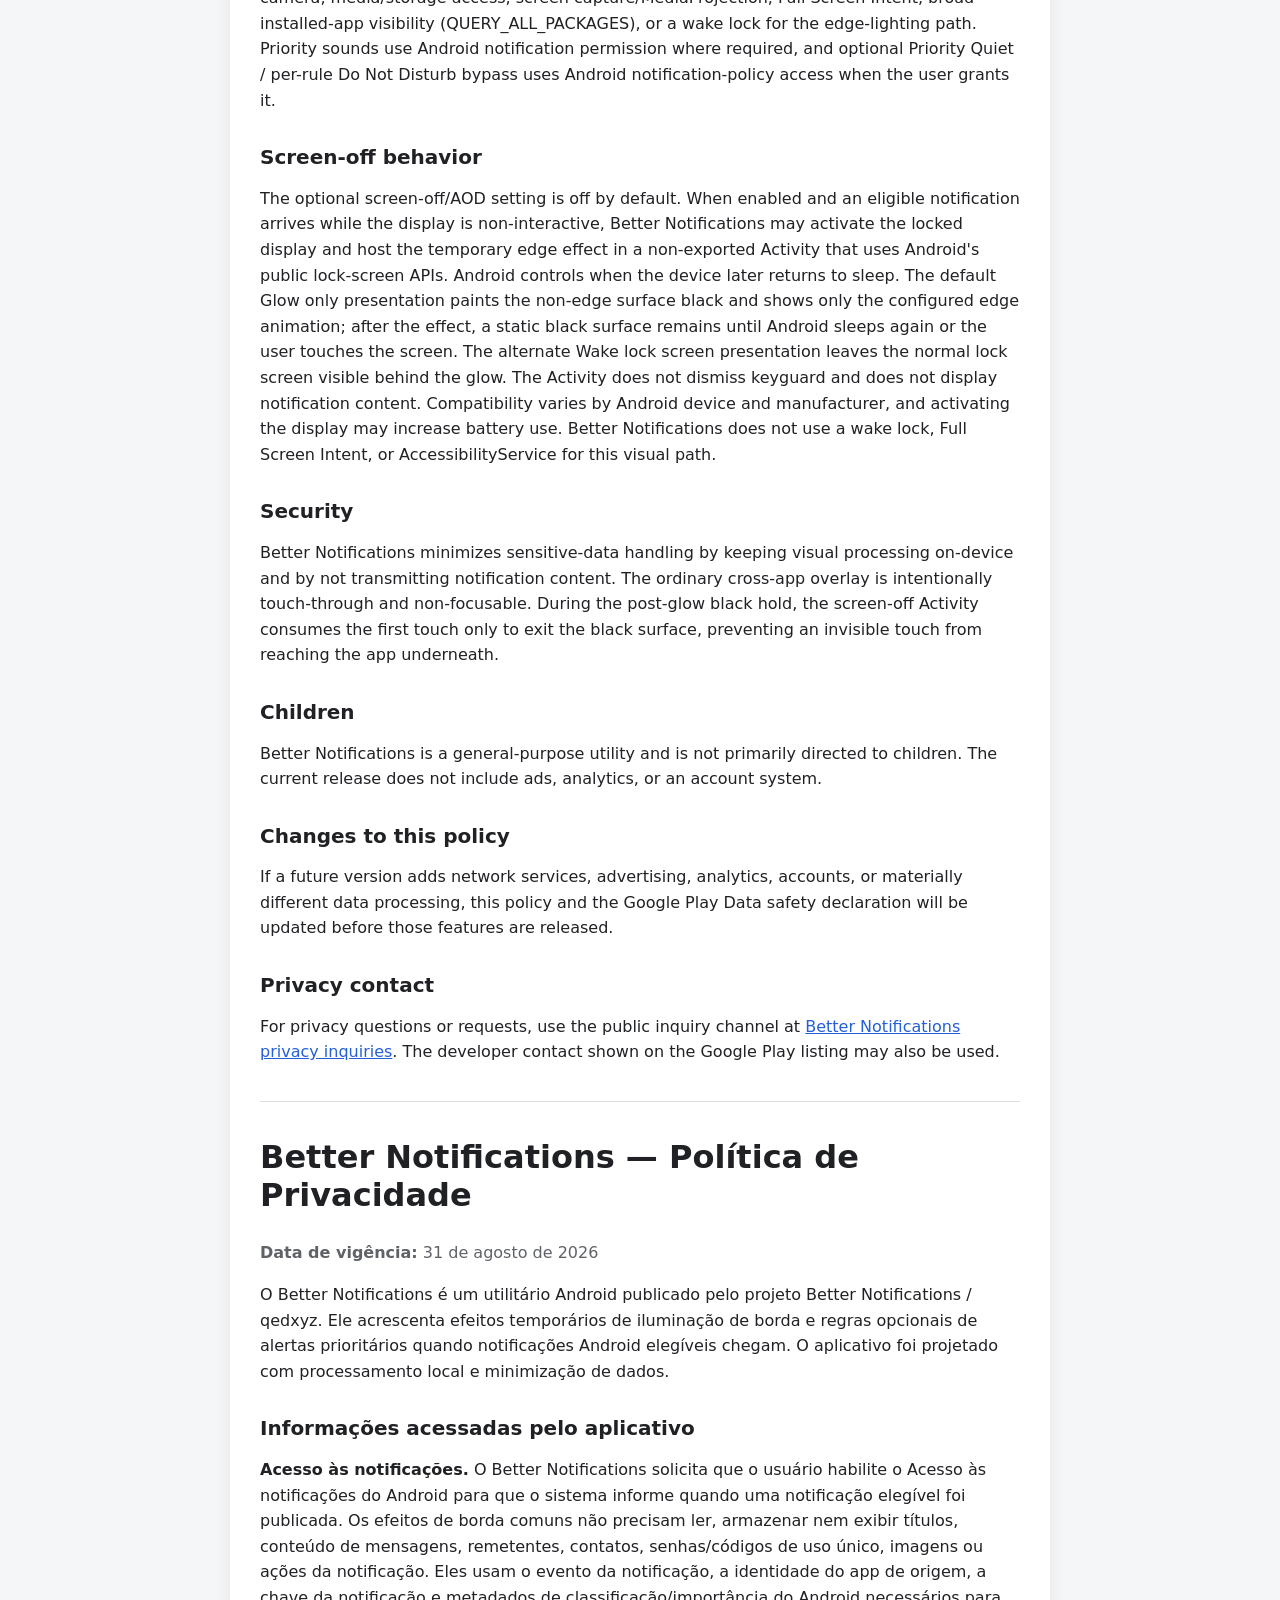
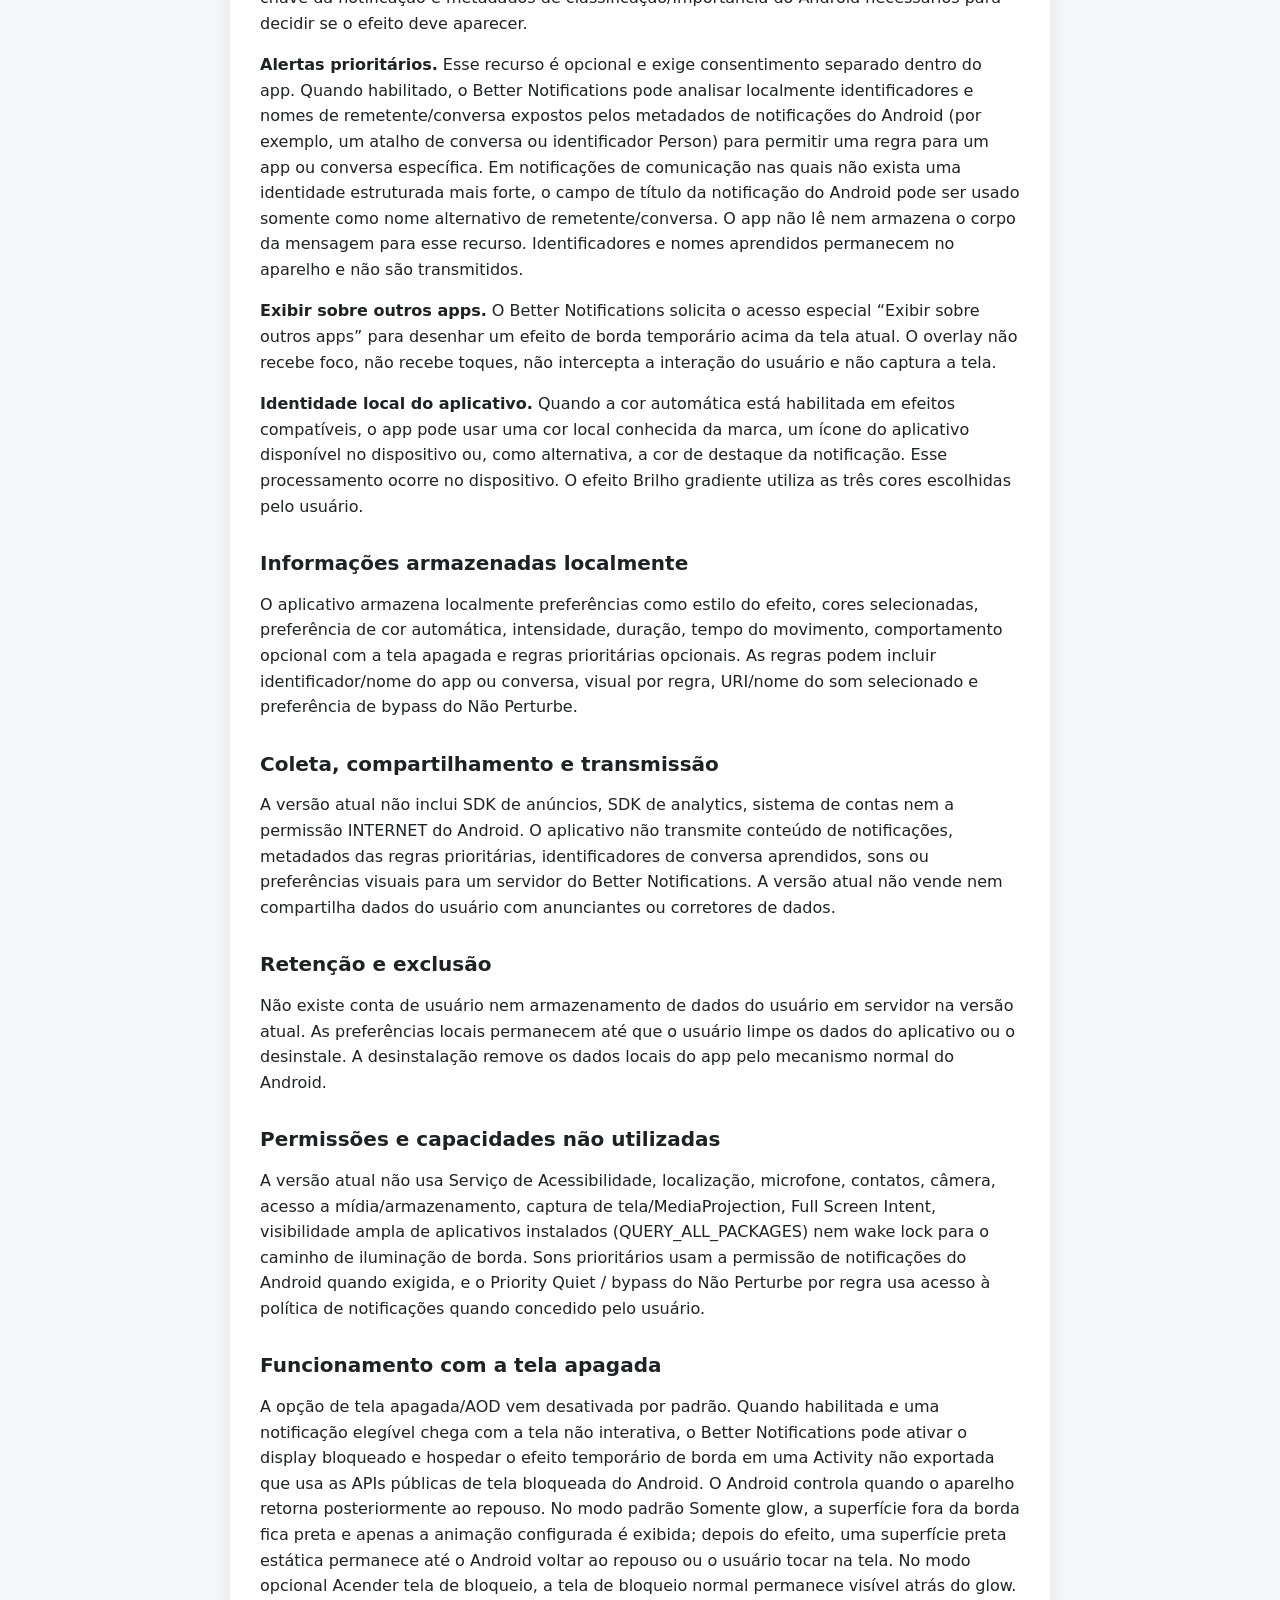
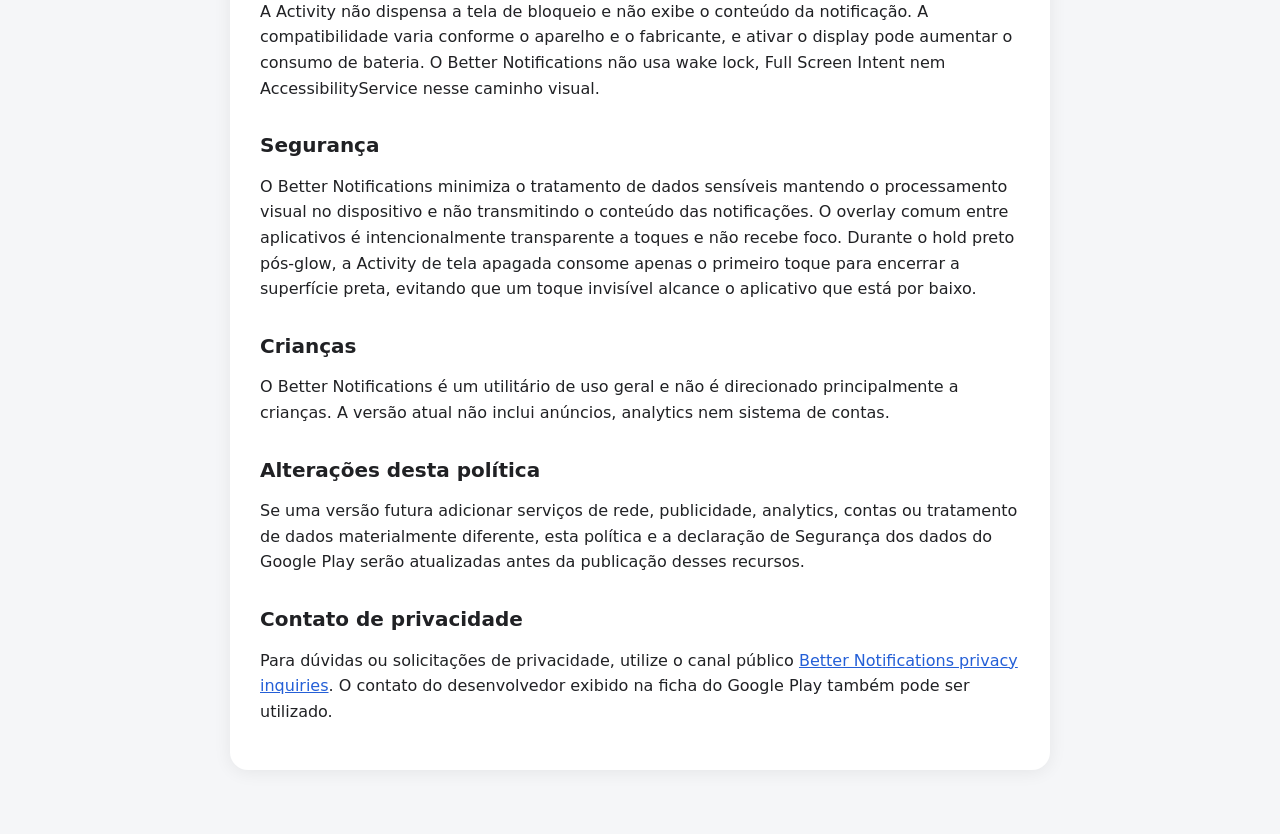
<file: better-notifications/privacy.html>
<!doctype html>
<html lang="en">
<head>
<meta charset="utf-8">
<meta name="viewport" content="width=device-width,initial-scale=1">
<title>Better Notifications — Privacy Policy</title>
<meta name="description" content="Privacy Policy for Better Notifications for Android.">
<style>
:root{color-scheme:light dark;font-family:system-ui,-apple-system,Segoe UI,Roboto,sans-serif}
body{margin:0;background:#f5f6f8;color:#202124}main{max-width:820px;margin:0 auto;padding:40px 22px 64px}
article{background:#fff;border-radius:18px;padding:30px;box-shadow:0 2px 18px #00000012}
h1{margin-top:0;font-size:2rem}h2{margin-top:2rem;font-size:1.25rem}p,li{line-height:1.6}
a{color:#245fd7}.meta{color:#5f6368}hr{border:0;border-top:1px solid #dadce0;margin:36px 0}
@media(prefers-color-scheme:dark){body{background:#0d0e10;color:#f1f3f4}article{background:#18191c}a{color:#8ab4f8}.meta{color:#bdc1c6}hr{border-color:#3c4043}}
</style>
</head>
<body><main><article>
<h1>Better Notifications — Privacy Policy</h1>
<p class="meta"><strong>Effective date:</strong> August 31, 2026</p>
<p>Better Notifications is an Android utility published by the Better Notifications / qedxyz project. It adds temporary edge-light effects and optional priority-alert rules when eligible Android notifications arrive. The app is designed around local processing and data minimization.</p>

<h2>Information the app accesses</h2>
<p><strong>Notification access.</strong> Better Notifications asks the user to enable Android Notification Access so Android can tell the app when an eligible notification has been posted. Ordinary edge effects do not need to read, store, or display notification titles, message text, senders, contacts, one-time passwords/codes, images, or action payloads. They use the notification event, source app identity, notification key, and Android ranking/importance metadata needed to decide whether to show the effect.</p>
<p><strong>Priority Alerts.</strong> This feature is optional and requires a separate in-app consent. When enabled, Better Notifications may locally inspect sender/conversation identifiers and labels exposed by Android notification metadata (for example, a conversation shortcut or Person identifier) so the user can create a rule for a particular app or conversation. For communication-like notifications where stronger structured identity is unavailable, Android's notification-title field may be used only as a fallback sender/conversation label. The app does not read or store the message body for this feature. Learned app/conversation identifiers and labels remain on the device and are not transmitted.</p>
<p><strong>Display over other apps.</strong> Better Notifications asks for Android's “Display over other apps” special access so it can draw a short-lived edge effect above the current screen. The overlay is non-focusable, non-touchable, does not intercept touches, and does not capture the screen.</p>
<p><strong>Locally available app identity.</strong> When automatic app color is enabled for compatible effects, the app may use a local known-brand color, a locally available application icon, or a notification accent as a fallback. This processing occurs on the device. Gradient Glow instead uses the three colors selected by the user.</p>

<h2>Information stored locally</h2>
<p>The app stores local preferences such as effect style, selected colors, automatic app-color preference, intensity, duration, motion timing, optional screen-off behavior, and optional priority rules. Priority-rule storage can include the selected app/conversation identifier and label, per-rule visual settings, selected notification-sound URI/label, and Do Not Disturb bypass preference. These values remain in local app storage.</p>

<h2>Collection, sharing, and transmission</h2>
<p>The current release does not include an advertising SDK, analytics SDK, account system, or Android INTERNET permission. The app does not transmit notification content, priority-rule metadata, learned conversation identifiers, sounds, or visual preferences to a Better Notifications server. The current release does not sell or share user data with advertisers or data brokers.</p>

<h2>Data retention and deletion</h2>
<p>There is no server-side user account or server-side user-data store in the current release. Local preferences remain until the user clears the app's data or uninstalls the app. Uninstalling the app removes its local app data through Android's normal app-data deletion process.</p>

<h2>Permissions and capabilities not used</h2>
<p>The current release does not use an Accessibility Service, location, microphone, contacts, camera, media/storage access, screen capture/MediaProjection, Full Screen Intent, broad installed-app visibility (QUERY_ALL_PACKAGES), or a wake lock for the edge-lighting path. Priority sounds use Android notification permission where required, and optional Priority Quiet / per-rule Do Not Disturb bypass uses Android notification-policy access when the user grants it.</p>

<h2>Screen-off behavior</h2>
<p>The optional screen-off/AOD setting is off by default. When enabled and an eligible notification arrives while the display is non-interactive, Better Notifications may activate the locked display and host the temporary edge effect in a non-exported Activity that uses Android's public lock-screen APIs. Android controls when the device later returns to sleep. The default Glow only presentation paints the non-edge surface black and shows only the configured edge animation; after the effect, a static black surface remains until Android sleeps again or the user touches the screen. The alternate Wake lock screen presentation leaves the normal lock screen visible behind the glow. The Activity does not dismiss keyguard and does not display notification content. Compatibility varies by Android device and manufacturer, and activating the display may increase battery use. Better Notifications does not use a wake lock, Full Screen Intent, or AccessibilityService for this visual path.</p>

<h2>Security</h2>
<p>Better Notifications minimizes sensitive-data handling by keeping visual processing on-device and by not transmitting notification content. The ordinary cross-app overlay is intentionally touch-through and non-focusable. During the post-glow black hold, the screen-off Activity consumes the first touch only to exit the black surface, preventing an invisible touch from reaching the app underneath.</p>

<h2>Children</h2>
<p>Better Notifications is a general-purpose utility and is not primarily directed to children. The current release does not include ads, analytics, or an account system.</p>

<h2>Changes to this policy</h2>
<p>If a future version adds network services, advertising, analytics, accounts, or materially different data processing, this policy and the Google Play Data safety declaration will be updated before those features are released.</p>

<h2>Privacy contact</h2>
<p>For privacy questions or requests, use the public inquiry channel at <a href="https://github.com/qedxyzyt-dot/qedxyzyt-dot.github.io/issues/new?title=Better%20Notifications%20privacy%20inquiry">Better Notifications privacy inquiries</a>. The developer contact shown on the Google Play listing may also be used.</p>

<hr>
<h1 lang="pt-BR">Better Notifications — Política de Privacidade</h1>
<p class="meta" lang="pt-BR"><strong>Data de vigência:</strong> 31 de agosto de 2026</p>
<div lang="pt-BR">
<p>O Better Notifications é um utilitário Android publicado pelo projeto Better Notifications / qedxyz. Ele acrescenta efeitos temporários de iluminação de borda e regras opcionais de alertas prioritários quando notificações Android elegíveis chegam. O aplicativo foi projetado com processamento local e minimização de dados.</p>

<h2>Informações acessadas pelo aplicativo</h2>
<p><strong>Acesso às notificações.</strong> O Better Notifications solicita que o usuário habilite o Acesso às notificações do Android para que o sistema informe quando uma notificação elegível foi publicada. Os efeitos de borda comuns não precisam ler, armazenar nem exibir títulos, conteúdo de mensagens, remetentes, contatos, senhas/códigos de uso único, imagens ou ações da notificação. Eles usam o evento da notificação, a identidade do app de origem, a chave da notificação e metadados de classificação/importância do Android necessários para decidir se o efeito deve aparecer.</p>
<p><strong>Alertas prioritários.</strong> Esse recurso é opcional e exige consentimento separado dentro do app. Quando habilitado, o Better Notifications pode analisar localmente identificadores e nomes de remetente/conversa expostos pelos metadados de notificações do Android (por exemplo, um atalho de conversa ou identificador Person) para permitir uma regra para um app ou conversa específica. Em notificações de comunicação nas quais não exista uma identidade estruturada mais forte, o campo de título da notificação do Android pode ser usado somente como nome alternativo de remetente/conversa. O app não lê nem armazena o corpo da mensagem para esse recurso. Identificadores e nomes aprendidos permanecem no aparelho e não são transmitidos.</p>
<p><strong>Exibir sobre outros apps.</strong> O Better Notifications solicita o acesso especial “Exibir sobre outros apps” para desenhar um efeito de borda temporário acima da tela atual. O overlay não recebe foco, não recebe toques, não intercepta a interação do usuário e não captura a tela.</p>
<p><strong>Identidade local do aplicativo.</strong> Quando a cor automática está habilitada em efeitos compatíveis, o app pode usar uma cor local conhecida da marca, um ícone do aplicativo disponível no dispositivo ou, como alternativa, a cor de destaque da notificação. Esse processamento ocorre no dispositivo. O efeito Brilho gradiente utiliza as três cores escolhidas pelo usuário.</p>

<h2>Informações armazenadas localmente</h2>
<p>O aplicativo armazena localmente preferências como estilo do efeito, cores selecionadas, preferência de cor automática, intensidade, duração, tempo do movimento, comportamento opcional com a tela apagada e regras prioritárias opcionais. As regras podem incluir identificador/nome do app ou conversa, visual por regra, URI/nome do som selecionado e preferência de bypass do Não Perturbe.</p>

<h2>Coleta, compartilhamento e transmissão</h2>
<p>A versão atual não inclui SDK de anúncios, SDK de analytics, sistema de contas nem a permissão INTERNET do Android. O aplicativo não transmite conteúdo de notificações, metadados das regras prioritárias, identificadores de conversa aprendidos, sons ou preferências visuais para um servidor do Better Notifications. A versão atual não vende nem compartilha dados do usuário com anunciantes ou corretores de dados.</p>

<h2>Retenção e exclusão</h2>
<p>Não existe conta de usuário nem armazenamento de dados do usuário em servidor na versão atual. As preferências locais permanecem até que o usuário limpe os dados do aplicativo ou o desinstale. A desinstalação remove os dados locais do app pelo mecanismo normal do Android.</p>

<h2>Permissões e capacidades não utilizadas</h2>
<p>A versão atual não usa Serviço de Acessibilidade, localização, microfone, contatos, câmera, acesso a mídia/armazenamento, captura de tela/MediaProjection, Full Screen Intent, visibilidade ampla de aplicativos instalados (QUERY_ALL_PACKAGES) nem wake lock para o caminho de iluminação de borda. Sons prioritários usam a permissão de notificações do Android quando exigida, e o Priority Quiet / bypass do Não Perturbe por regra usa acesso à política de notificações quando concedido pelo usuário.</p>

<h2>Funcionamento com a tela apagada</h2>
<p>A opção de tela apagada/AOD vem desativada por padrão. Quando habilitada e uma notificação elegível chega com a tela não interativa, o Better Notifications pode ativar o display bloqueado e hospedar o efeito temporário de borda em uma Activity não exportada que usa as APIs públicas de tela bloqueada do Android. O Android controla quando o aparelho retorna posteriormente ao repouso. No modo padrão Somente glow, a superfície fora da borda fica preta e apenas a animação configurada é exibida; depois do efeito, uma superfície preta estática permanece até o Android voltar ao repouso ou o usuário tocar na tela. No modo opcional Acender tela de bloqueio, a tela de bloqueio normal permanece visível atrás do glow. A Activity não dispensa a tela de bloqueio e não exibe o conteúdo da notificação. A compatibilidade varia conforme o aparelho e o fabricante, e ativar o display pode aumentar o consumo de bateria. O Better Notifications não usa wake lock, Full Screen Intent nem AccessibilityService nesse caminho visual.</p>

<h2>Segurança</h2>
<p>O Better Notifications minimiza o tratamento de dados sensíveis mantendo o processamento visual no dispositivo e não transmitindo o conteúdo das notificações. O overlay comum entre aplicativos é intencionalmente transparente a toques e não recebe foco. Durante o hold preto pós-glow, a Activity de tela apagada consome apenas o primeiro toque para encerrar a superfície preta, evitando que um toque invisível alcance o aplicativo que está por baixo.</p>

<h2>Crianças</h2>
<p>O Better Notifications é um utilitário de uso geral e não é direcionado principalmente a crianças. A versão atual não inclui anúncios, analytics nem sistema de contas.</p>

<h2>Alterações desta política</h2>
<p>Se uma versão futura adicionar serviços de rede, publicidade, analytics, contas ou tratamento de dados materialmente diferente, esta política e a declaração de Segurança dos dados do Google Play serão atualizadas antes da publicação desses recursos.</p>

<h2>Contato de privacidade</h2>
<p>Para dúvidas ou solicitações de privacidade, utilize o canal público <a href="https://github.com/qedxyzyt-dot/qedxyzyt-dot.github.io/issues/new?title=Better%20Notifications%20privacy%20inquiry">Better Notifications privacy inquiries</a>. O contato do desenvolvedor exibido na ficha do Google Play também pode ser utilizado.</p>
</div>
</article></main></body></html>
</file>
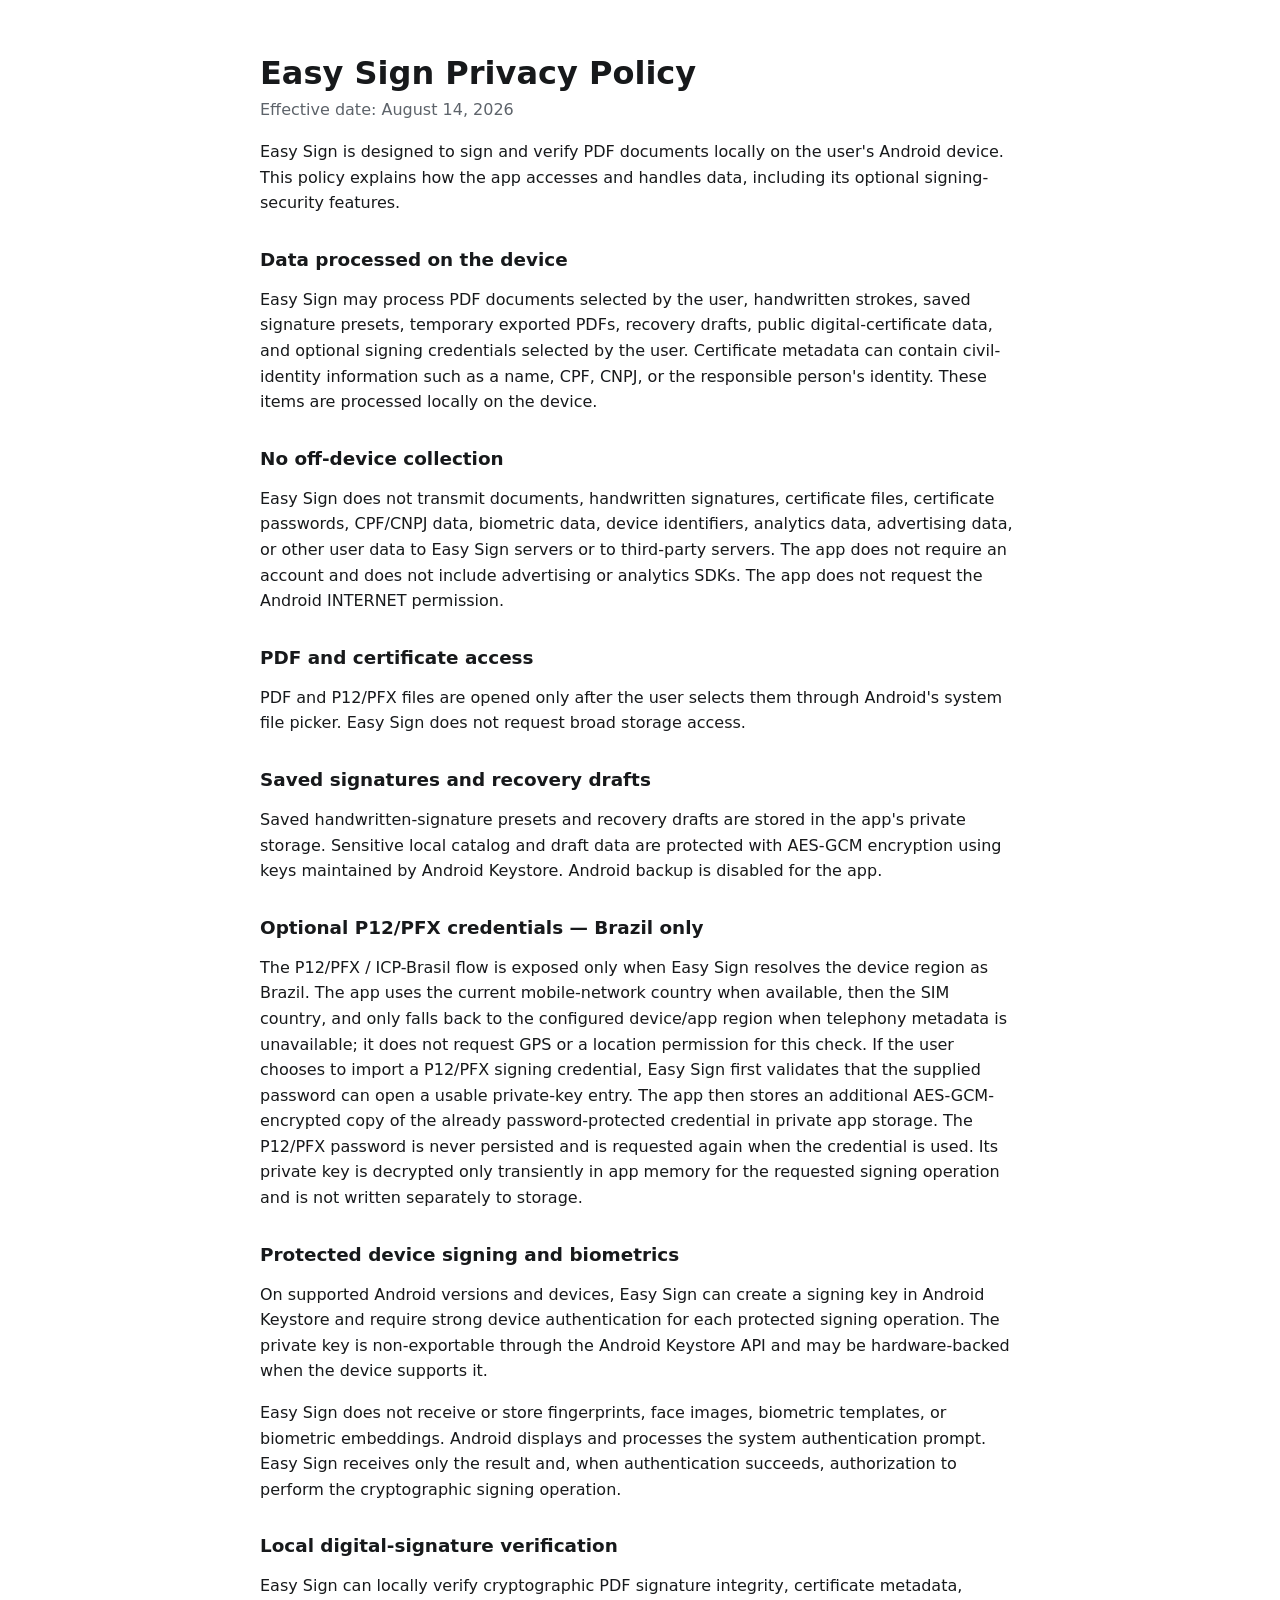
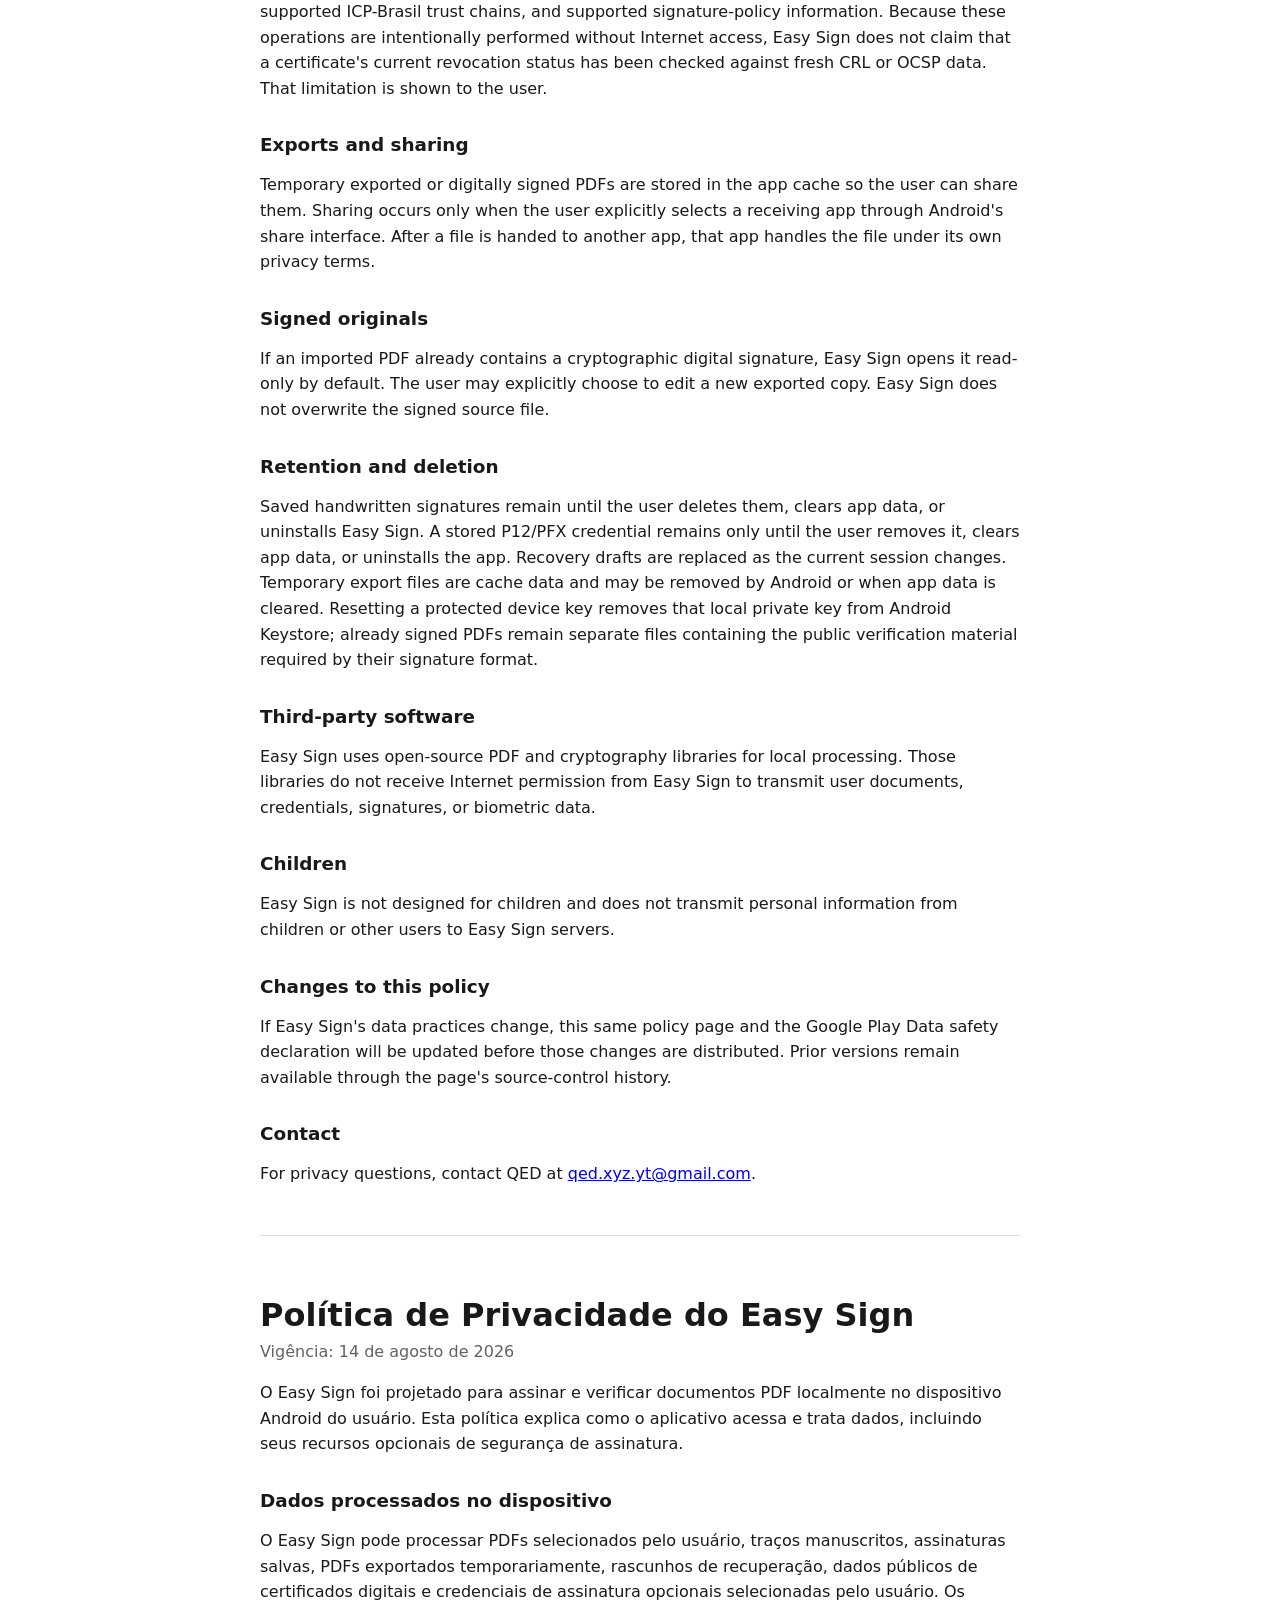
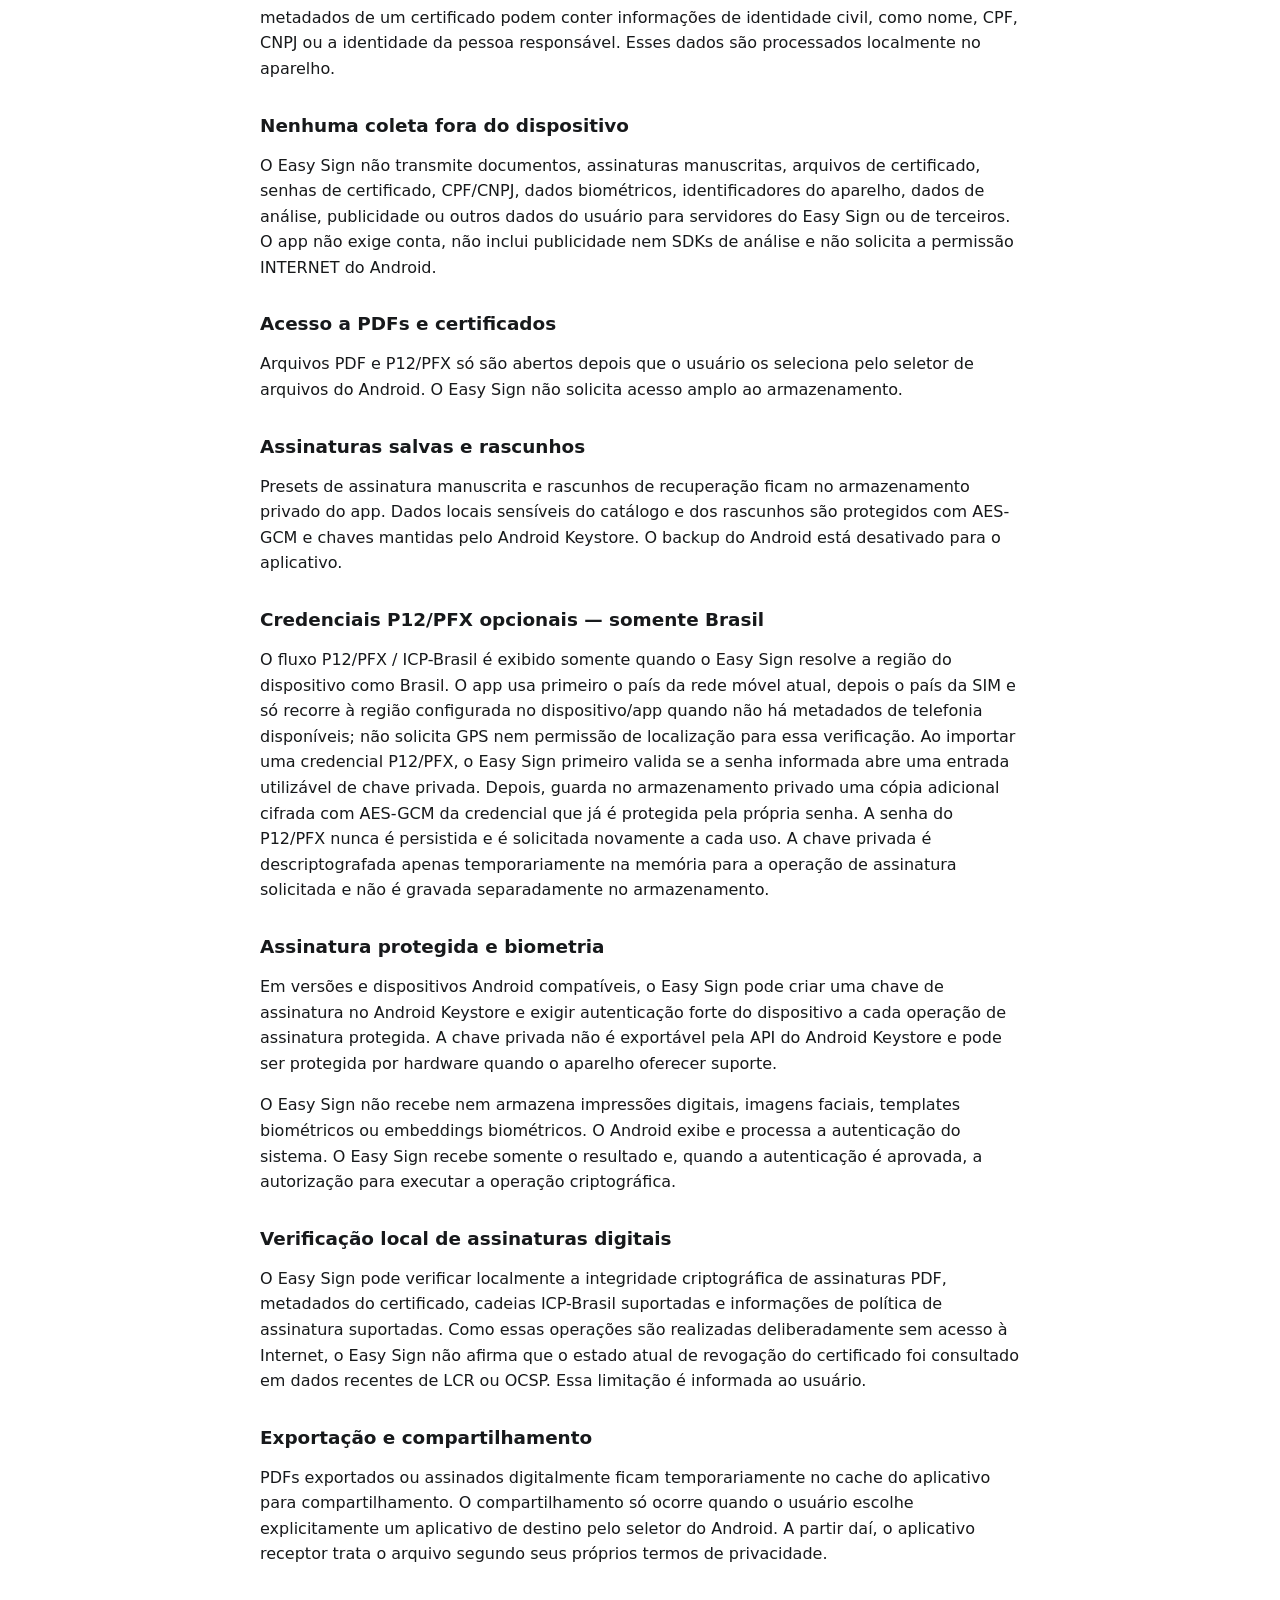
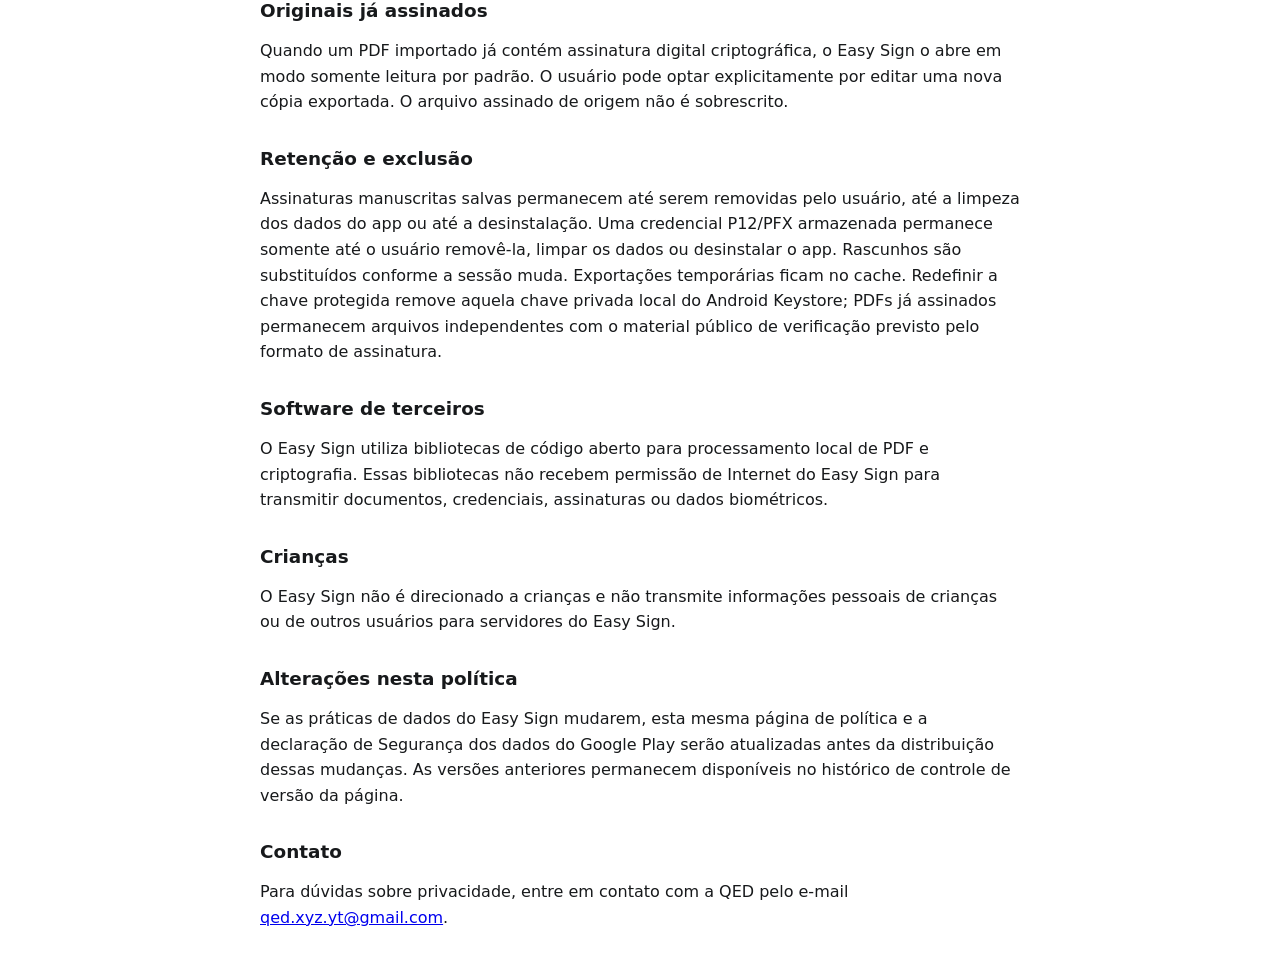
<file: easy-sign/privacy-policy.html>
<!doctype html>
<html lang="en">
<head>
  <meta charset="utf-8">
  <meta name="viewport" content="width=device-width,initial-scale=1">
  <title>Easy Sign Privacy Policy</title>
  <style>
    body{font-family:system-ui,-apple-system,BlinkMacSystemFont,"Segoe UI",sans-serif;max-width:760px;margin:0 auto;padding:32px 20px;line-height:1.6;color:#17191b;background:#fff}
    h1,h2{line-height:1.25} h1{font-size:2rem;margin-bottom:.25rem} h2{font-size:1.15rem;margin-top:2rem}
    .meta{color:#5d636a;margin-top:0}.lang{margin-top:3rem;padding-top:2rem;border-top:1px solid #d9dde1}
  </style>
</head>
<body>
  <main>
    <h1>Easy Sign Privacy Policy</h1>
    <p class="meta">Effective date: August 14, 2026</p>

    <p>Easy Sign is designed to sign and verify PDF documents locally on the user's Android device. This policy explains how the app accesses and handles data, including its optional signing-security features.</p>

    <h2>Data processed on the device</h2>
    <p>Easy Sign may process PDF documents selected by the user, handwritten strokes, saved signature presets, temporary exported PDFs, recovery drafts, public digital-certificate data, and optional signing credentials selected by the user. Certificate metadata can contain civil-identity information such as a name, CPF, CNPJ, or the responsible person's identity. These items are processed locally on the device.</p>

    <h2>No off-device collection</h2>
    <p>Easy Sign does not transmit documents, handwritten signatures, certificate files, certificate passwords, CPF/CNPJ data, biometric data, device identifiers, analytics data, advertising data, or other user data to Easy Sign servers or to third-party servers. The app does not require an account and does not include advertising or analytics SDKs. The app does not request the Android INTERNET permission.</p>

    <h2>PDF and certificate access</h2>
    <p>PDF and P12/PFX files are opened only after the user selects them through Android's system file picker. Easy Sign does not request broad storage access.</p>

    <h2>Saved signatures and recovery drafts</h2>
    <p>Saved handwritten-signature presets and recovery drafts are stored in the app's private storage. Sensitive local catalog and draft data are protected with AES-GCM encryption using keys maintained by Android Keystore. Android backup is disabled for the app.</p>

    <h2>Optional P12/PFX credentials — Brazil only</h2>
    <p>The P12/PFX / ICP-Brasil flow is exposed only when Easy Sign resolves the device region as Brazil. The app uses the current mobile-network country when available, then the SIM country, and only falls back to the configured device/app region when telephony metadata is unavailable; it does not request GPS or a location permission for this check. If the user chooses to import a P12/PFX signing credential, Easy Sign first validates that the supplied password can open a usable private-key entry. The app then stores an additional AES-GCM-encrypted copy of the already password-protected credential in private app storage. The P12/PFX password is never persisted and is requested again when the credential is used. Its private key is decrypted only transiently in app memory for the requested signing operation and is not written separately to storage.</p>

    <h2>Protected device signing and biometrics</h2>
    <p>On supported Android versions and devices, Easy Sign can create a signing key in Android Keystore and require strong device authentication for each protected signing operation. The private key is non-exportable through the Android Keystore API and may be hardware-backed when the device supports it.</p>
    <p>Easy Sign does not receive or store fingerprints, face images, biometric templates, or biometric embeddings. Android displays and processes the system authentication prompt. Easy Sign receives only the result and, when authentication succeeds, authorization to perform the cryptographic signing operation.</p>

    <h2>Local digital-signature verification</h2>
    <p>Easy Sign can locally verify cryptographic PDF signature integrity, certificate metadata, supported ICP-Brasil trust chains, and supported signature-policy information. Because these operations are intentionally performed without Internet access, Easy Sign does not claim that a certificate's current revocation status has been checked against fresh CRL or OCSP data. That limitation is shown to the user.</p>

    <h2>Exports and sharing</h2>
    <p>Temporary exported or digitally signed PDFs are stored in the app cache so the user can share them. Sharing occurs only when the user explicitly selects a receiving app through Android's share interface. After a file is handed to another app, that app handles the file under its own privacy terms.</p>

    <h2>Signed originals</h2>
    <p>If an imported PDF already contains a cryptographic digital signature, Easy Sign opens it read-only by default. The user may explicitly choose to edit a new exported copy. Easy Sign does not overwrite the signed source file.</p>

    <h2>Retention and deletion</h2>
    <p>Saved handwritten signatures remain until the user deletes them, clears app data, or uninstalls Easy Sign. A stored P12/PFX credential remains only until the user removes it, clears app data, or uninstalls the app. Recovery drafts are replaced as the current session changes. Temporary export files are cache data and may be removed by Android or when app data is cleared. Resetting a protected device key removes that local private key from Android Keystore; already signed PDFs remain separate files containing the public verification material required by their signature format.</p>

    <h2>Third-party software</h2>
    <p>Easy Sign uses open-source PDF and cryptography libraries for local processing. Those libraries do not receive Internet permission from Easy Sign to transmit user documents, credentials, signatures, or biometric data.</p>

    <h2>Children</h2>
    <p>Easy Sign is not designed for children and does not transmit personal information from children or other users to Easy Sign servers.</p>

    <h2>Changes to this policy</h2>
    <p>If Easy Sign's data practices change, this same policy page and the Google Play Data safety declaration will be updated before those changes are distributed. Prior versions remain available through the page's source-control history.</p>

    <h2>Contact</h2>
    <p>For privacy questions, contact QED at <a href="mailto:qed.xyz.yt@gmail.com">qed.xyz.yt@gmail.com</a>.</p>

    <section class="lang" lang="pt-BR">
      <h1>Política de Privacidade do Easy Sign</h1>
      <p class="meta">Vigência: 14 de agosto de 2026</p>

      <p>O Easy Sign foi projetado para assinar e verificar documentos PDF localmente no dispositivo Android do usuário. Esta política explica como o aplicativo acessa e trata dados, incluindo seus recursos opcionais de segurança de assinatura.</p>

      <h2>Dados processados no dispositivo</h2>
      <p>O Easy Sign pode processar PDFs selecionados pelo usuário, traços manuscritos, assinaturas salvas, PDFs exportados temporariamente, rascunhos de recuperação, dados públicos de certificados digitais e credenciais de assinatura opcionais selecionadas pelo usuário. Os metadados de um certificado podem conter informações de identidade civil, como nome, CPF, CNPJ ou a identidade da pessoa responsável. Esses dados são processados localmente no aparelho.</p>

      <h2>Nenhuma coleta fora do dispositivo</h2>
      <p>O Easy Sign não transmite documentos, assinaturas manuscritas, arquivos de certificado, senhas de certificado, CPF/CNPJ, dados biométricos, identificadores do aparelho, dados de análise, publicidade ou outros dados do usuário para servidores do Easy Sign ou de terceiros. O app não exige conta, não inclui publicidade nem SDKs de análise e não solicita a permissão INTERNET do Android.</p>

      <h2>Acesso a PDFs e certificados</h2>
      <p>Arquivos PDF e P12/PFX só são abertos depois que o usuário os seleciona pelo seletor de arquivos do Android. O Easy Sign não solicita acesso amplo ao armazenamento.</p>

      <h2>Assinaturas salvas e rascunhos</h2>
      <p>Presets de assinatura manuscrita e rascunhos de recuperação ficam no armazenamento privado do app. Dados locais sensíveis do catálogo e dos rascunhos são protegidos com AES-GCM e chaves mantidas pelo Android Keystore. O backup do Android está desativado para o aplicativo.</p>

      <h2>Credenciais P12/PFX opcionais — somente Brasil</h2>
      <p>O fluxo P12/PFX / ICP-Brasil é exibido somente quando o Easy Sign resolve a região do dispositivo como Brasil. O app usa primeiro o país da rede móvel atual, depois o país da SIM e só recorre à região configurada no dispositivo/app quando não há metadados de telefonia disponíveis; não solicita GPS nem permissão de localização para essa verificação. Ao importar uma credencial P12/PFX, o Easy Sign primeiro valida se a senha informada abre uma entrada utilizável de chave privada. Depois, guarda no armazenamento privado uma cópia adicional cifrada com AES-GCM da credencial que já é protegida pela própria senha. A senha do P12/PFX nunca é persistida e é solicitada novamente a cada uso. A chave privada é descriptografada apenas temporariamente na memória para a operação de assinatura solicitada e não é gravada separadamente no armazenamento.</p>

      <h2>Assinatura protegida e biometria</h2>
      <p>Em versões e dispositivos Android compatíveis, o Easy Sign pode criar uma chave de assinatura no Android Keystore e exigir autenticação forte do dispositivo a cada operação de assinatura protegida. A chave privada não é exportável pela API do Android Keystore e pode ser protegida por hardware quando o aparelho oferecer suporte.</p>
      <p>O Easy Sign não recebe nem armazena impressões digitais, imagens faciais, templates biométricos ou embeddings biométricos. O Android exibe e processa a autenticação do sistema. O Easy Sign recebe somente o resultado e, quando a autenticação é aprovada, a autorização para executar a operação criptográfica.</p>

      <h2>Verificação local de assinaturas digitais</h2>
      <p>O Easy Sign pode verificar localmente a integridade criptográfica de assinaturas PDF, metadados do certificado, cadeias ICP-Brasil suportadas e informações de política de assinatura suportadas. Como essas operações são realizadas deliberadamente sem acesso à Internet, o Easy Sign não afirma que o estado atual de revogação do certificado foi consultado em dados recentes de LCR ou OCSP. Essa limitação é informada ao usuário.</p>

      <h2>Exportação e compartilhamento</h2>
      <p>PDFs exportados ou assinados digitalmente ficam temporariamente no cache do aplicativo para compartilhamento. O compartilhamento só ocorre quando o usuário escolhe explicitamente um aplicativo de destino pelo seletor do Android. A partir daí, o aplicativo receptor trata o arquivo segundo seus próprios termos de privacidade.</p>

      <h2>Originais já assinados</h2>
      <p>Quando um PDF importado já contém assinatura digital criptográfica, o Easy Sign o abre em modo somente leitura por padrão. O usuário pode optar explicitamente por editar uma nova cópia exportada. O arquivo assinado de origem não é sobrescrito.</p>

      <h2>Retenção e exclusão</h2>
      <p>Assinaturas manuscritas salvas permanecem até serem removidas pelo usuário, até a limpeza dos dados do app ou até a desinstalação. Uma credencial P12/PFX armazenada permanece somente até o usuário removê-la, limpar os dados ou desinstalar o app. Rascunhos são substituídos conforme a sessão muda. Exportações temporárias ficam no cache. Redefinir a chave protegida remove aquela chave privada local do Android Keystore; PDFs já assinados permanecem arquivos independentes com o material público de verificação previsto pelo formato de assinatura.</p>

      <h2>Software de terceiros</h2>
      <p>O Easy Sign utiliza bibliotecas de código aberto para processamento local de PDF e criptografia. Essas bibliotecas não recebem permissão de Internet do Easy Sign para transmitir documentos, credenciais, assinaturas ou dados biométricos.</p>

      <h2>Crianças</h2>
      <p>O Easy Sign não é direcionado a crianças e não transmite informações pessoais de crianças ou de outros usuários para servidores do Easy Sign.</p>

      <h2>Alterações nesta política</h2>
      <p>Se as práticas de dados do Easy Sign mudarem, esta mesma página de política e a declaração de Segurança dos dados do Google Play serão atualizadas antes da distribuição dessas mudanças. As versões anteriores permanecem disponíveis no histórico de controle de versão da página.</p>

      <h2>Contato</h2>
      <p>Para dúvidas sobre privacidade, entre em contato com a QED pelo e-mail <a href="mailto:qed.xyz.yt@gmail.com">qed.xyz.yt@gmail.com</a>.</p>
    </section>
  </main>
</body>
</html>
</file>
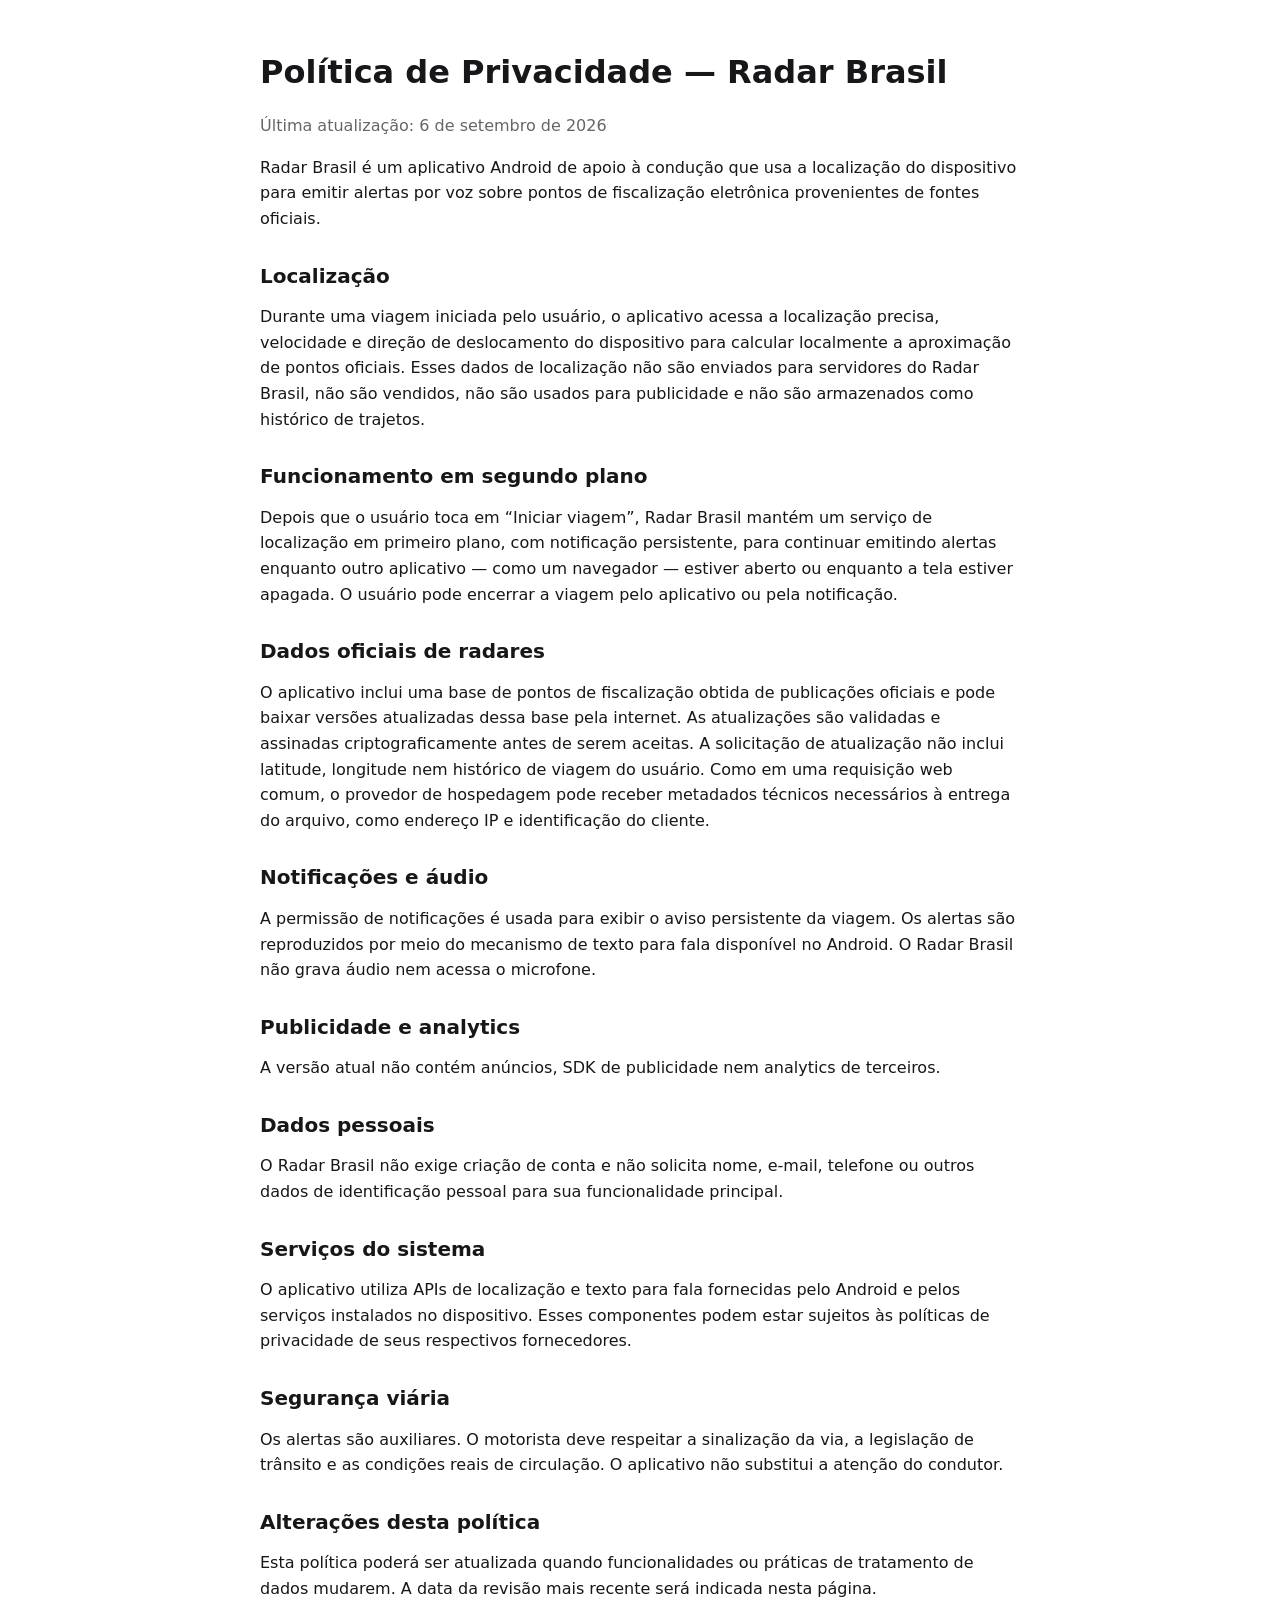
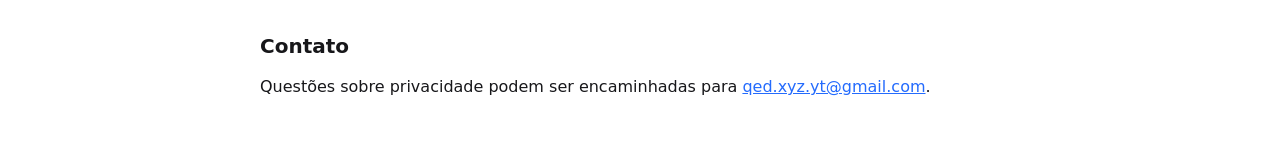
<file: radar-brasil/privacy.html>
<!doctype html>
<html lang="pt-BR">
<head>
  <meta charset="utf-8">
  <meta name="viewport" content="width=device-width,initial-scale=1">
  <meta name="description" content="Política de Privacidade do aplicativo Radar Brasil.">
  <title>Política de Privacidade — Radar Brasil</title>
  <style>
    body{font-family:system-ui,-apple-system,Segoe UI,sans-serif;max-width:760px;margin:0 auto;padding:32px 20px;line-height:1.6;color:#17171a;background:#fff}
    h1,h2{line-height:1.2} h1{font-size:2rem} h2{margin-top:2rem;font-size:1.25rem} .muted{color:#666}
    a{color:#246bfd}
  </style>
</head>
<body>
  <h1>Política de Privacidade — Radar Brasil</h1>
  <p class="muted">Última atualização: 6 de setembro de 2026</p>

  <p>Radar Brasil é um aplicativo Android de apoio à condução que usa a localização do dispositivo para emitir alertas por voz sobre pontos de fiscalização eletrônica provenientes de fontes oficiais.</p>

  <h2>Localização</h2>
  <p>Durante uma viagem iniciada pelo usuário, o aplicativo acessa a localização precisa, velocidade e direção de deslocamento do dispositivo para calcular localmente a aproximação de pontos oficiais. Esses dados de localização não são enviados para servidores do Radar Brasil, não são vendidos, não são usados para publicidade e não são armazenados como histórico de trajetos.</p>

  <h2>Funcionamento em segundo plano</h2>
  <p>Depois que o usuário toca em “Iniciar viagem”, Radar Brasil mantém um serviço de localização em primeiro plano, com notificação persistente, para continuar emitindo alertas enquanto outro aplicativo — como um navegador — estiver aberto ou enquanto a tela estiver apagada. O usuário pode encerrar a viagem pelo aplicativo ou pela notificação.</p>

  <h2>Dados oficiais de radares</h2>
  <p>O aplicativo inclui uma base de pontos de fiscalização obtida de publicações oficiais e pode baixar versões atualizadas dessa base pela internet. As atualizações são validadas e assinadas criptograficamente antes de serem aceitas. A solicitação de atualização não inclui latitude, longitude nem histórico de viagem do usuário. Como em uma requisição web comum, o provedor de hospedagem pode receber metadados técnicos necessários à entrega do arquivo, como endereço IP e identificação do cliente.</p>

  <h2>Notificações e áudio</h2>
  <p>A permissão de notificações é usada para exibir o aviso persistente da viagem. Os alertas são reproduzidos por meio do mecanismo de texto para fala disponível no Android. O Radar Brasil não grava áudio nem acessa o microfone.</p>

  <h2>Publicidade e analytics</h2>
  <p>A versão atual não contém anúncios, SDK de publicidade nem analytics de terceiros.</p>

  <h2>Dados pessoais</h2>
  <p>O Radar Brasil não exige criação de conta e não solicita nome, e-mail, telefone ou outros dados de identificação pessoal para sua funcionalidade principal.</p>

  <h2>Serviços do sistema</h2>
  <p>O aplicativo utiliza APIs de localização e texto para fala fornecidas pelo Android e pelos serviços instalados no dispositivo. Esses componentes podem estar sujeitos às políticas de privacidade de seus respectivos fornecedores.</p>

  <h2>Segurança viária</h2>
  <p>Os alertas são auxiliares. O motorista deve respeitar a sinalização da via, a legislação de trânsito e as condições reais de circulação. O aplicativo não substitui a atenção do condutor.</p>

  <h2>Alterações desta política</h2>
  <p>Esta política poderá ser atualizada quando funcionalidades ou práticas de tratamento de dados mudarem. A data da revisão mais recente será indicada nesta página.</p>

  <h2>Contato</h2>
  <p>Questões sobre privacidade podem ser encaminhadas para <a href="mailto:qed.xyz.yt@gmail.com">qed.xyz.yt@gmail.com</a>.</p>
</body>
</html>
</file>
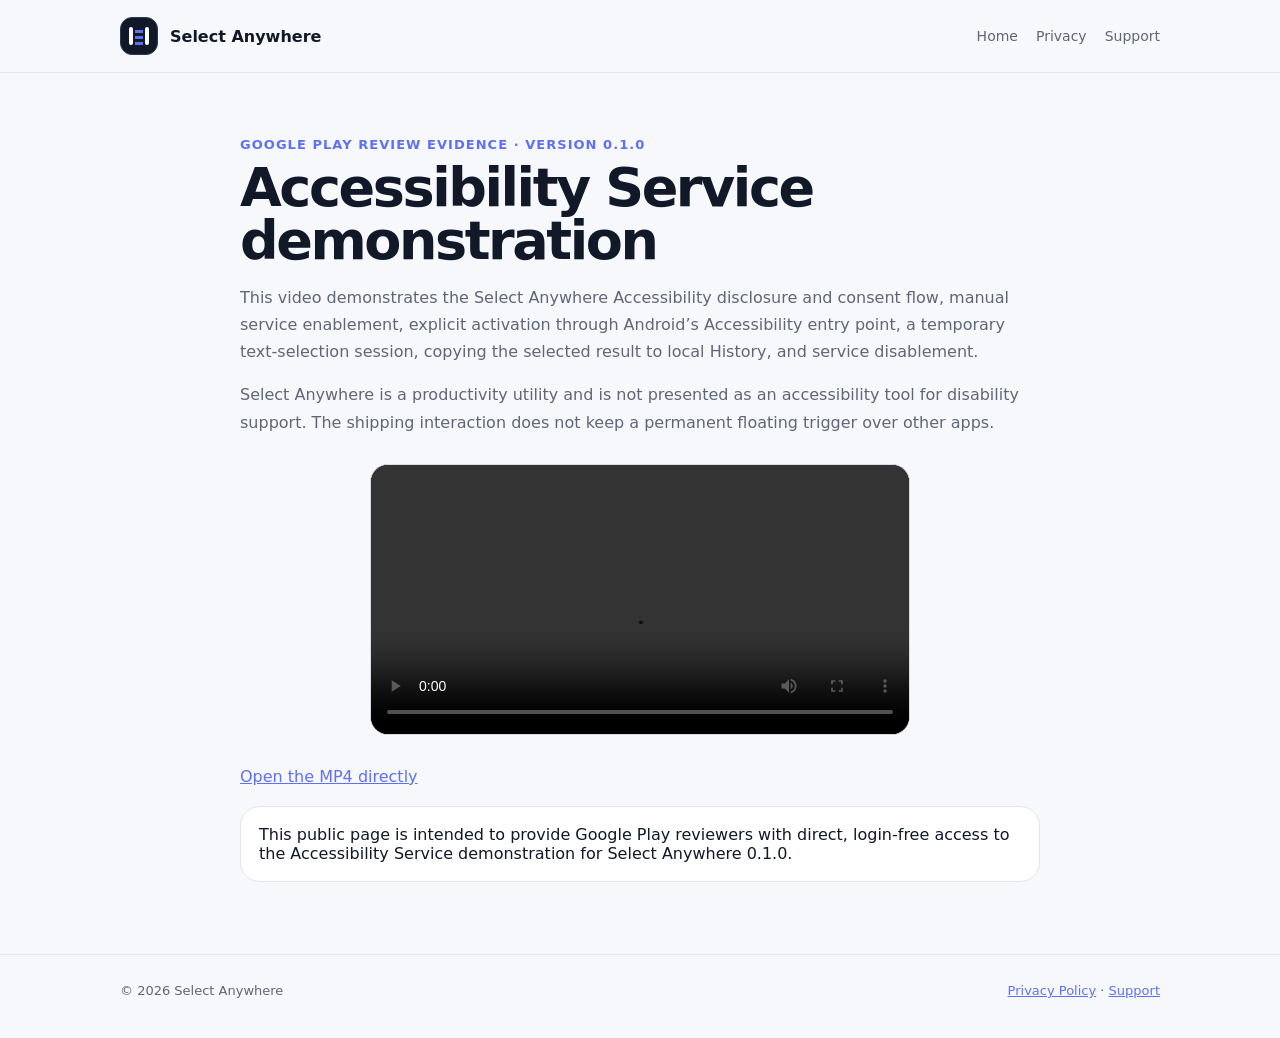
<file: select-anywhere/accessibility-review.html>
<!doctype html>
<html lang="en">
<head>
  <meta charset="utf-8">
  <meta name="viewport" content="width=device-width, initial-scale=1">
  <meta name="description" content="Select Anywhere Accessibility Service review demonstration for Google Play.">
  <title>Accessibility Review · Select Anywhere</title>
  <link rel="stylesheet" href="styles.css">
  <style>
    video{display:block;width:min(100%,540px);margin:28px auto;border-radius:18px;background:#111827;border:1px solid #d7dbe7}
  </style>
</head>
<body>
<header>
  <nav class="shell" aria-label="Primary navigation">
    <a class="brand" href="index.html"><span class="mark" aria-hidden="true"><span></span></span> Select Anywhere</a>
    <div class="navlinks"><a href="index.html">Home</a><a href="privacy.html">Privacy</a><a href="support.html">Support</a></div>
  </nav>
</header>
<main class="shell policy">
  <div class="eyebrow">Google Play review evidence · version 0.1.0</div>
  <h1>Accessibility Service demonstration</h1>
  <p>This video demonstrates the Select Anywhere Accessibility disclosure and consent flow, manual service enablement, explicit activation through Android’s Accessibility entry point, a temporary text-selection session, copying the selected result to local History, and service disablement.</p>
  <p>Select Anywhere is a productivity utility and is not presented as an accessibility tool for disability support. The shipping interaction does not keep a permanent floating trigger over other apps.</p>
  <video controls preload="metadata">
    <source src="accessibility-review-0.1.0.mp4" type="video/mp4">
    Your browser does not support HTML5 video.
  </video>
  <p><a href="accessibility-review-0.1.0.mp4">Open the MP4 directly</a></p>
  <div class="notice">This public page is intended to provide Google Play reviewers with direct, login-free access to the Accessibility Service demonstration for Select Anywhere 0.1.0.</div>
</main>
<footer><div class="shell footer-row"><span>© 2026 Select Anywhere</span><span><a href="privacy.html">Privacy Policy</a> · <a href="support.html">Support</a></span></div></footer>
</body>
</html>
</file>
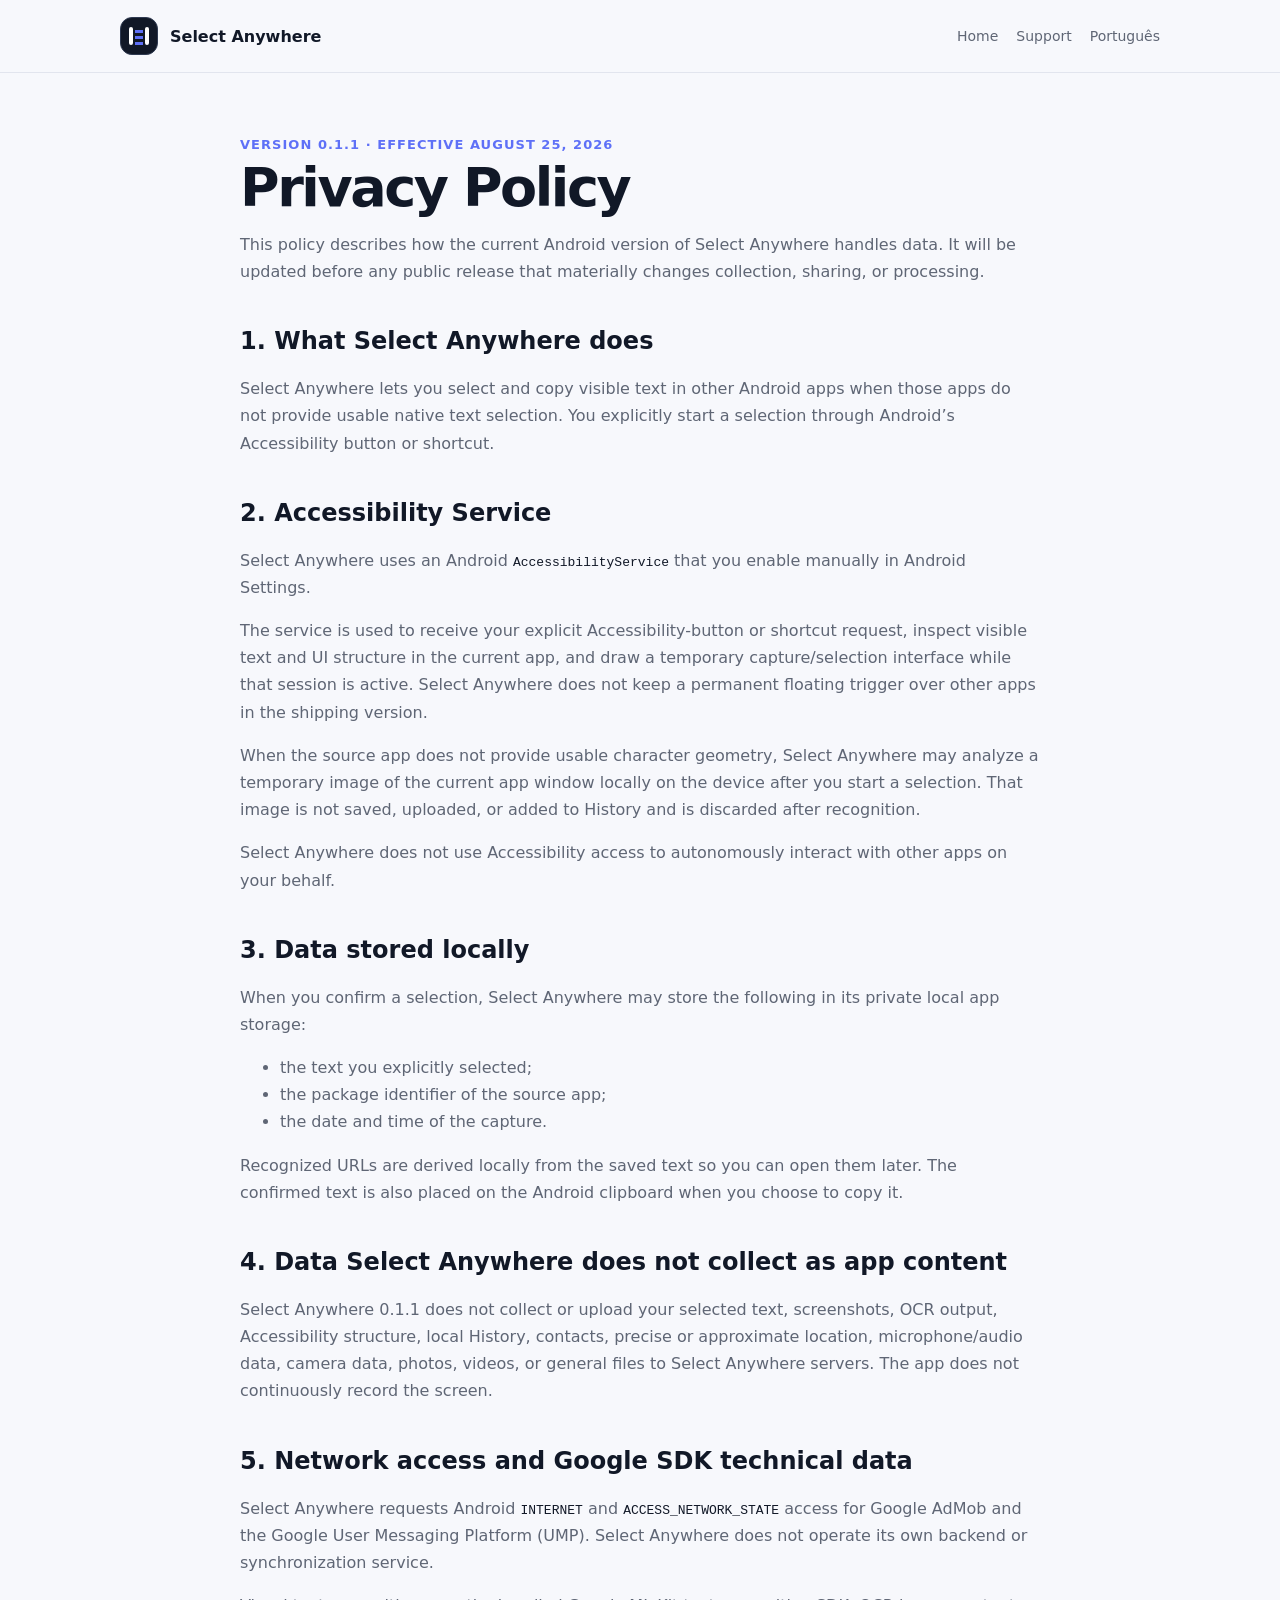
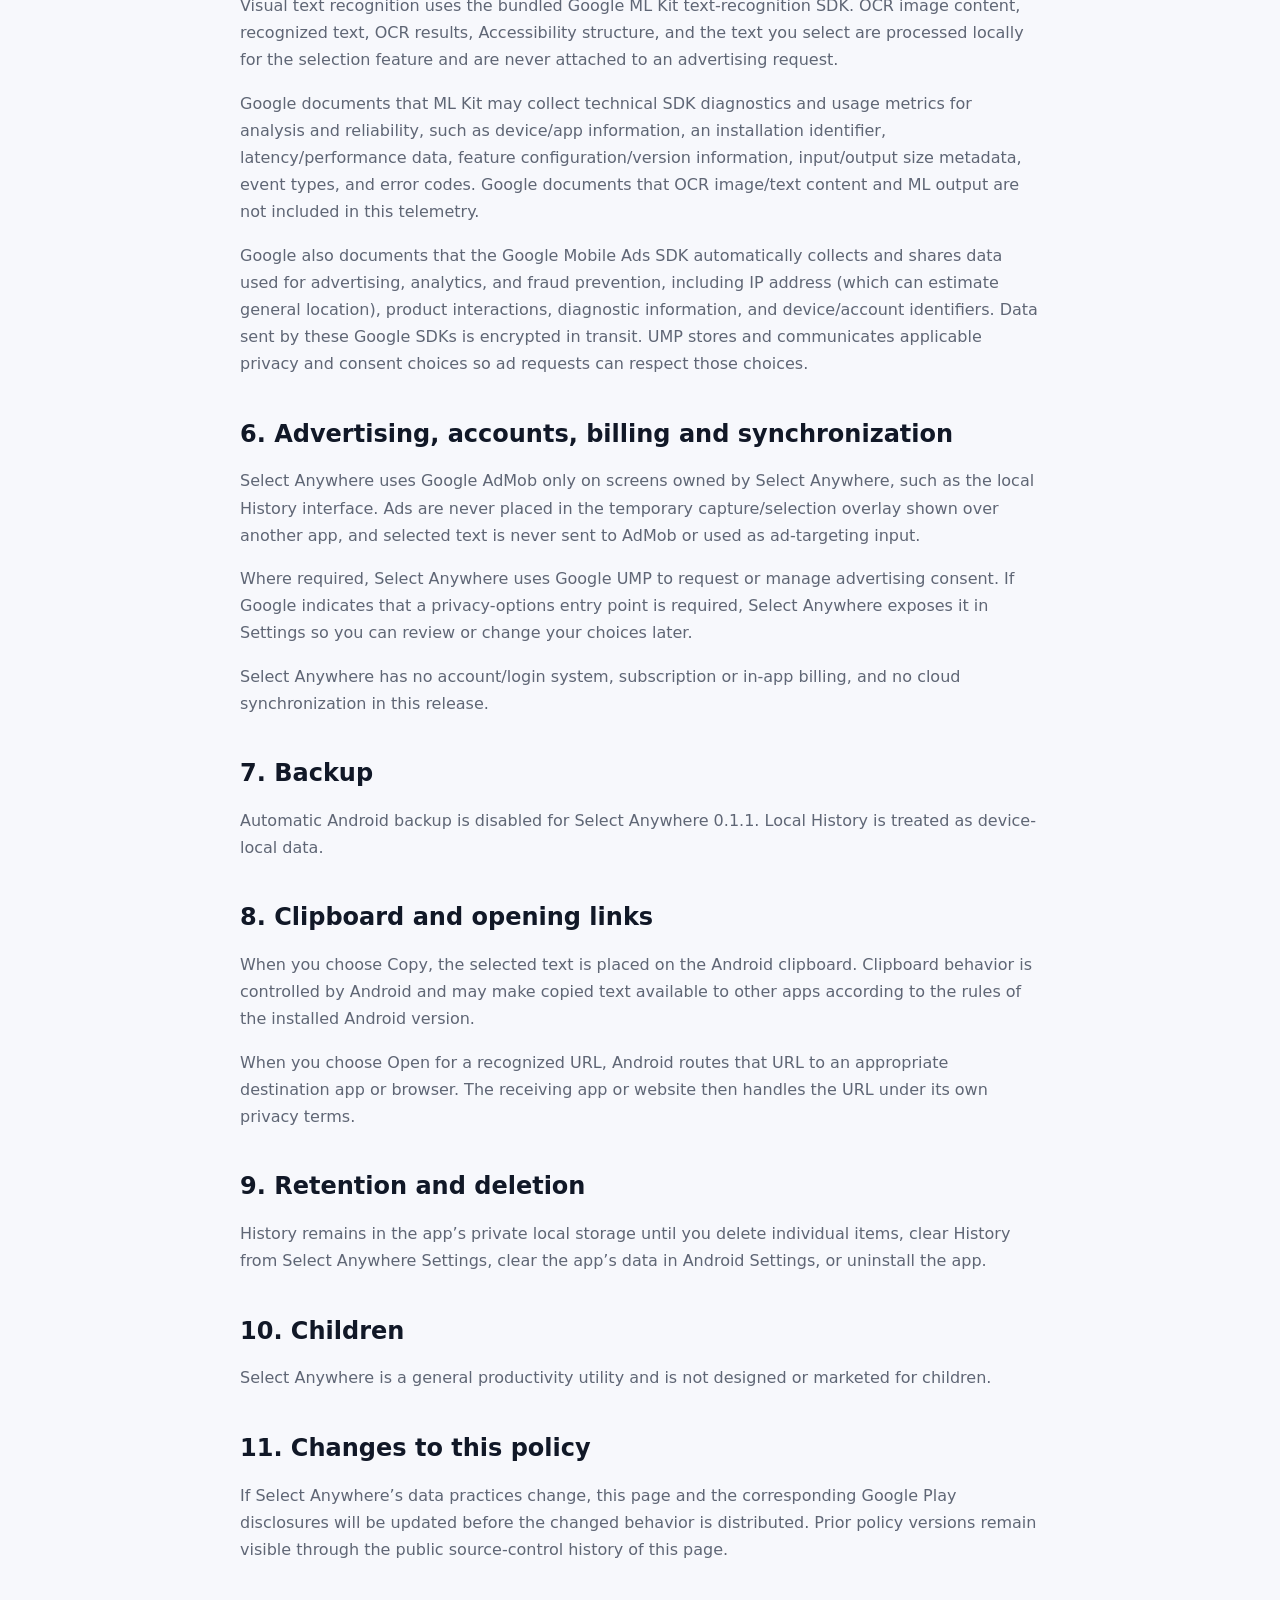
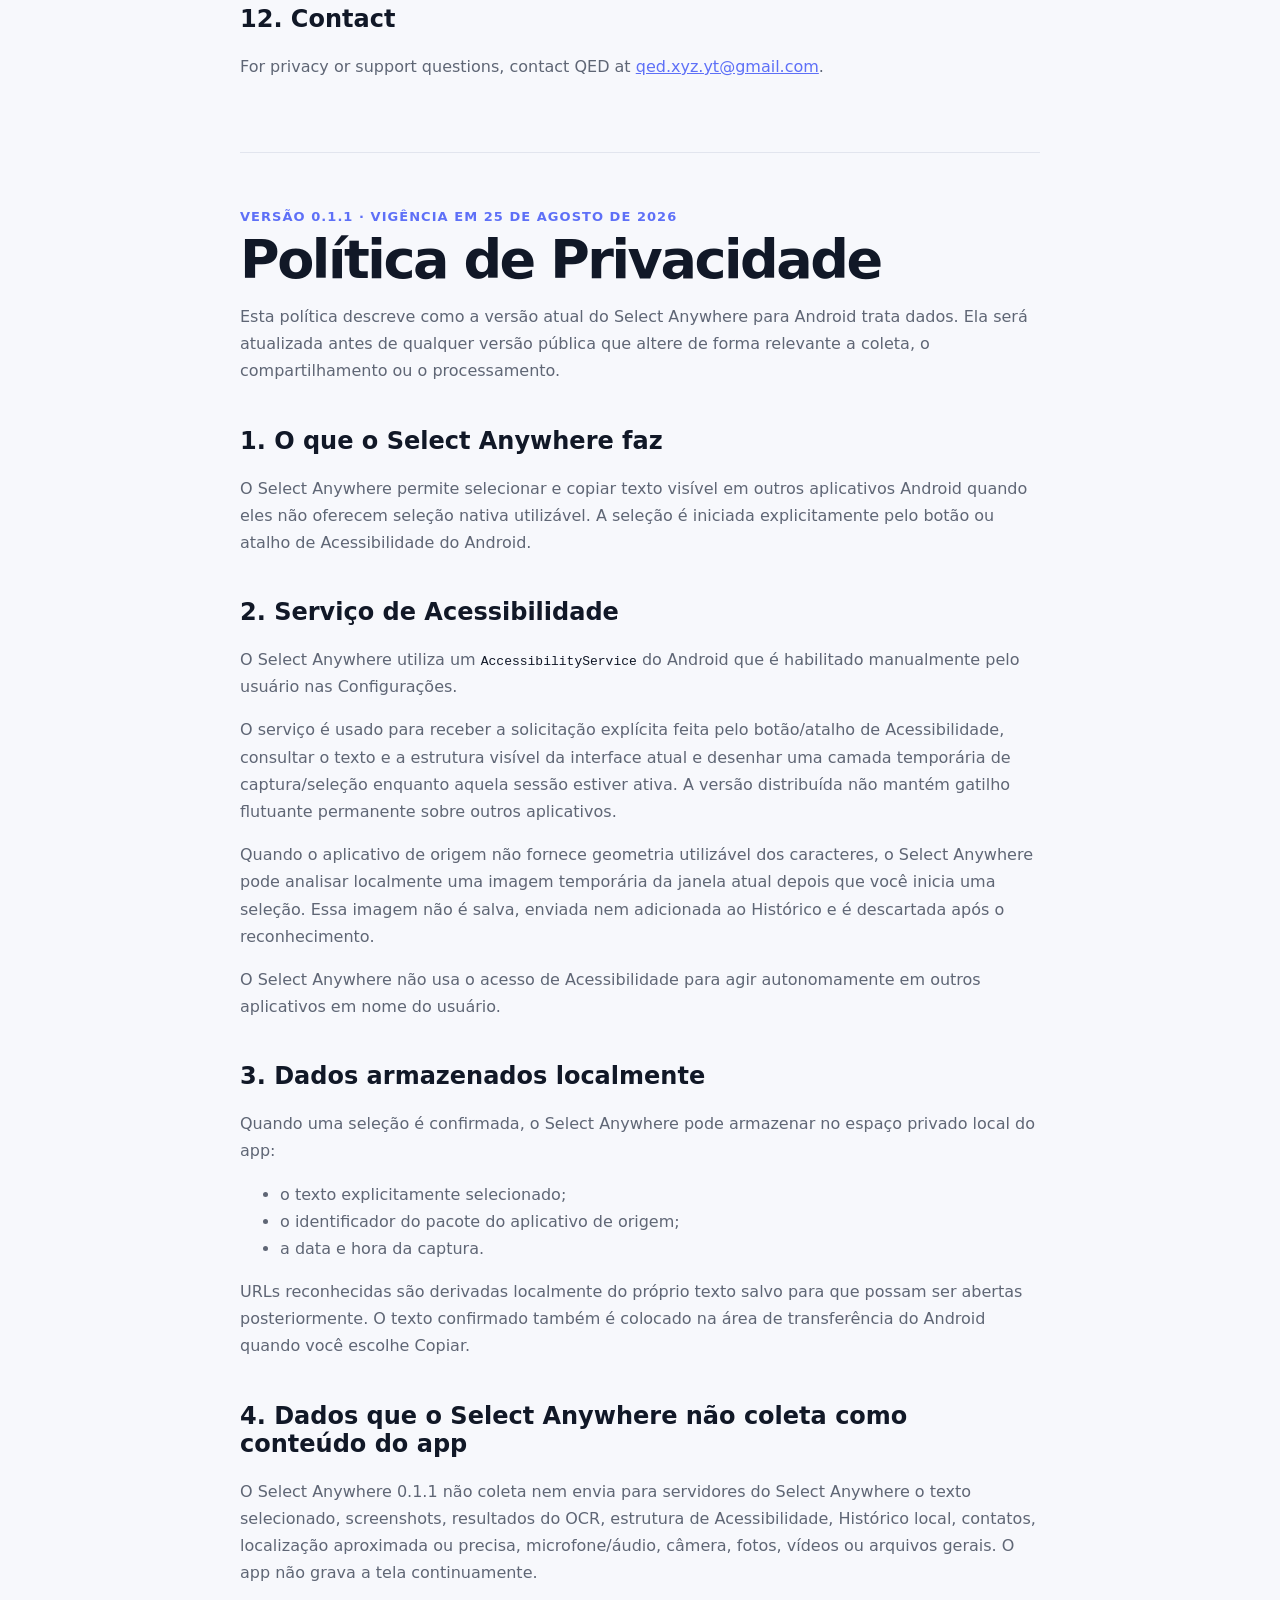
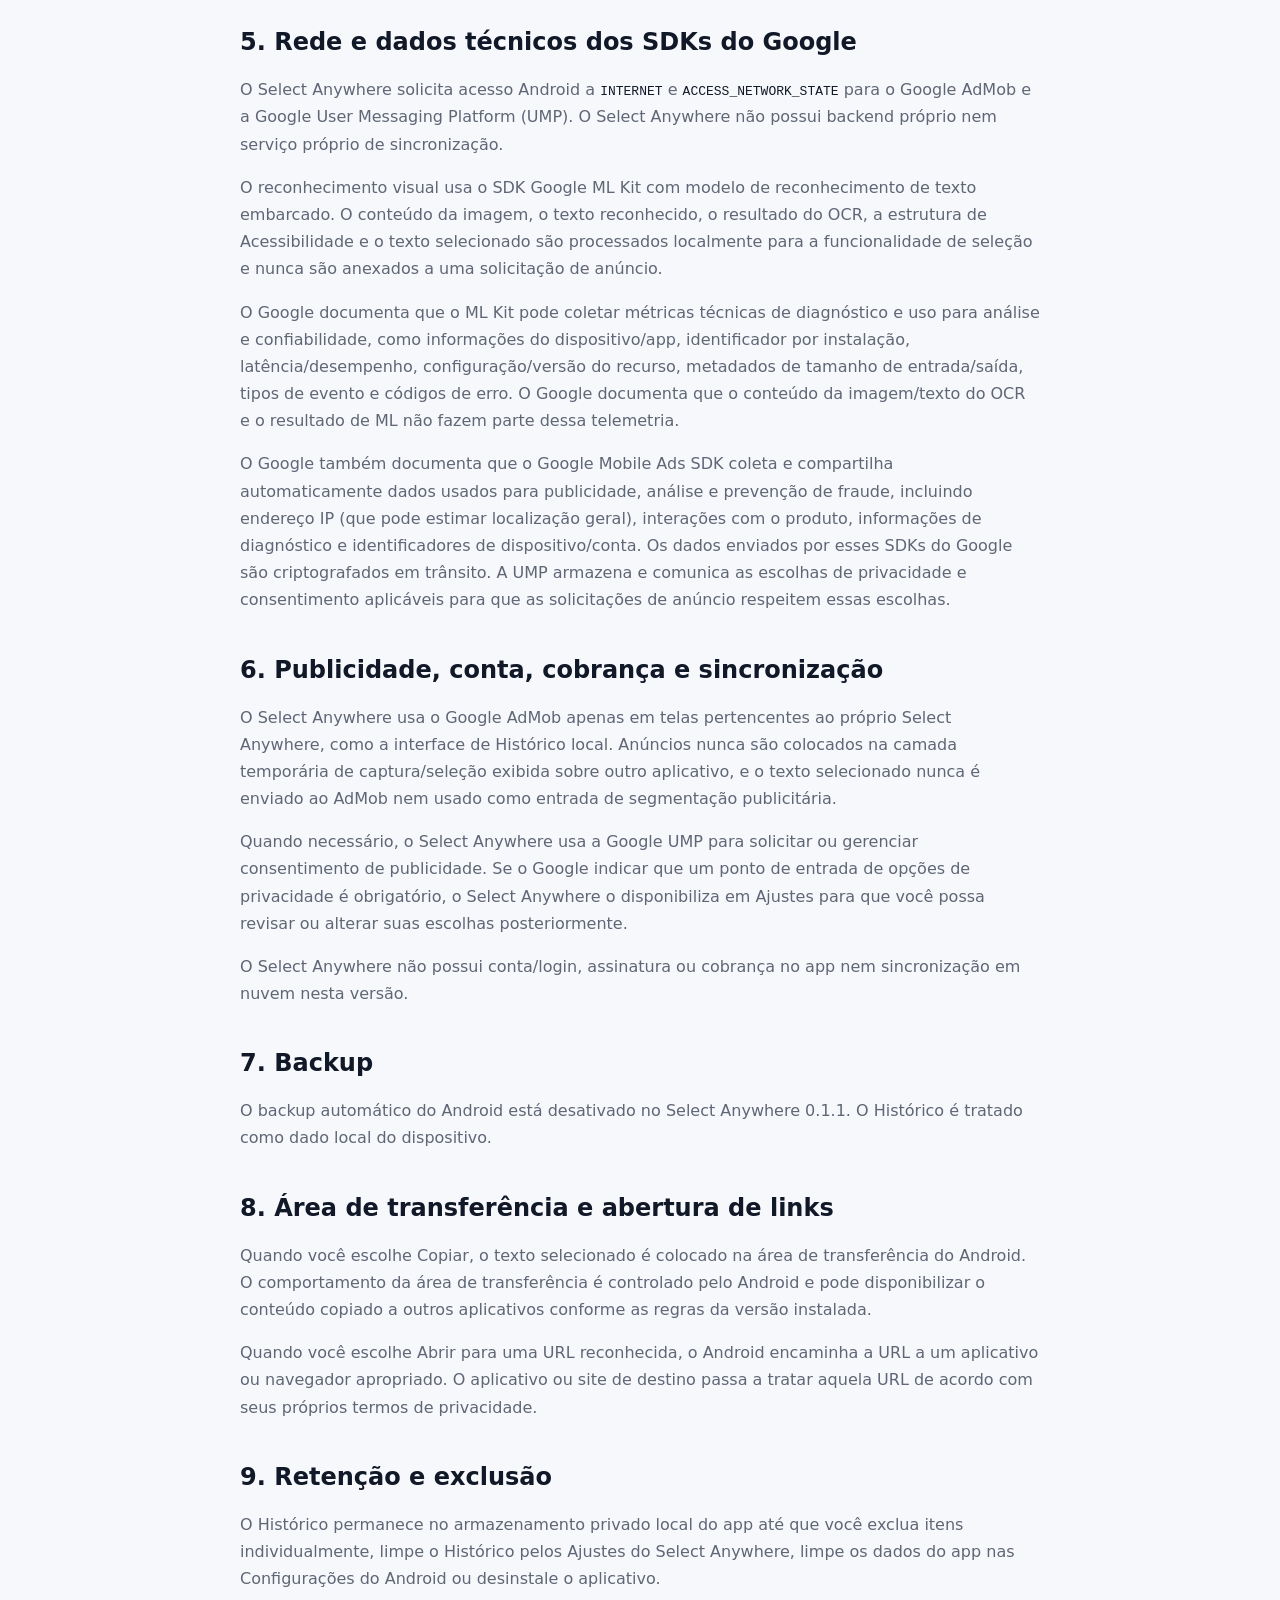
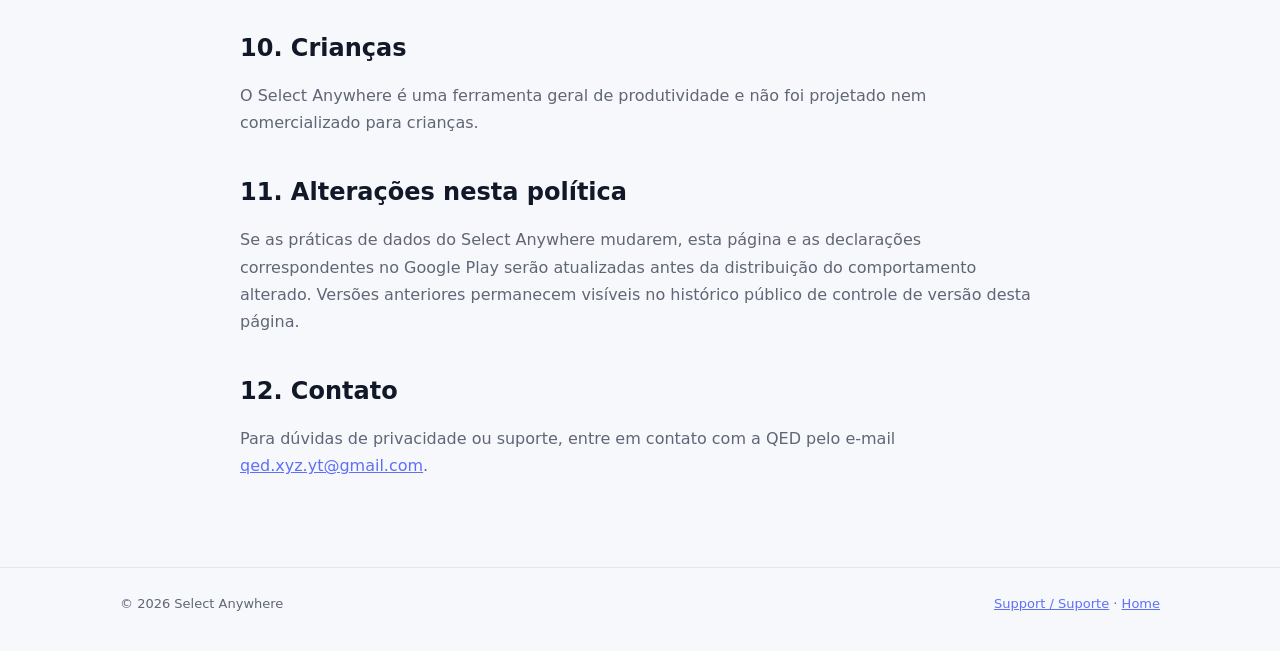
<file: select-anywhere/privacy.html>
<!doctype html>
<html lang="en">
<head>
  <meta charset="utf-8">
  <meta name="viewport" content="width=device-width, initial-scale=1">
  <meta name="description" content="Select Anywhere Privacy Policy.">
  <title>Privacy Policy · Select Anywhere</title>
  <link rel="stylesheet" href="styles.css">
</head>
<body>
<header>
  <nav class="shell" aria-label="Primary navigation">
    <a class="brand" href="index.html"><span class="mark" aria-hidden="true"><span></span></span> Select Anywhere</a>
    <div class="navlinks"><a href="index.html">Home</a><a href="support.html">Support</a><a href="#pt-br">Português</a></div>
  </nav>
</header>

<main class="shell policy">
  <div class="eyebrow">Version 0.1.1 · Effective August 25, 2026</div>
  <h1>Privacy Policy</h1>
  <p>This policy describes how the current Android version of Select Anywhere handles data. It will be updated before any public release that materially changes collection, sharing, or processing.</p>

  <h2>1. What Select Anywhere does</h2>
  <p>Select Anywhere lets you select and copy visible text in other Android apps when those apps do not provide usable native text selection. You explicitly start a selection through Android’s Accessibility button or shortcut.</p>

  <h2>2. Accessibility Service</h2>
  <p>Select Anywhere uses an Android <code>AccessibilityService</code> that you enable manually in Android Settings.</p>
  <p>The service is used to receive your explicit Accessibility-button or shortcut request, inspect visible text and UI structure in the current app, and draw a temporary capture/selection interface while that session is active. Select Anywhere does not keep a permanent floating trigger over other apps in the shipping version.</p>
  <p>When the source app does not provide usable character geometry, Select Anywhere may analyze a temporary image of the current app window locally on the device after you start a selection. That image is not saved, uploaded, or added to History and is discarded after recognition.</p>
  <p>Select Anywhere does not use Accessibility access to autonomously interact with other apps on your behalf.</p>

  <h2>3. Data stored locally</h2>
  <p>When you confirm a selection, Select Anywhere may store the following in its private local app storage:</p>
  <ul>
    <li>the text you explicitly selected;</li>
    <li>the package identifier of the source app;</li>
    <li>the date and time of the capture.</li>
  </ul>
  <p>Recognized URLs are derived locally from the saved text so you can open them later. The confirmed text is also placed on the Android clipboard when you choose to copy it.</p>

  <h2>4. Data Select Anywhere does not collect as app content</h2>
  <p>Select Anywhere 0.1.1 does not collect or upload your selected text, screenshots, OCR output, Accessibility structure, local History, contacts, precise or approximate location, microphone/audio data, camera data, photos, videos, or general files to Select Anywhere servers. The app does not continuously record the screen.</p>

  <h2>5. Network access and Google SDK technical data</h2>
  <p>Select Anywhere requests Android <code>INTERNET</code> and <code>ACCESS_NETWORK_STATE</code> access for Google AdMob and the Google User Messaging Platform (UMP). Select Anywhere does not operate its own backend or synchronization service.</p>
  <p>Visual text recognition uses the bundled Google ML Kit text-recognition SDK. OCR image content, recognized text, OCR results, Accessibility structure, and the text you select are processed locally for the selection feature and are never attached to an advertising request.</p>
  <p>Google documents that ML Kit may collect technical SDK diagnostics and usage metrics for analysis and reliability, such as device/app information, an installation identifier, latency/performance data, feature configuration/version information, input/output size metadata, event types, and error codes. Google documents that OCR image/text content and ML output are not included in this telemetry.</p>
  <p>Google also documents that the Google Mobile Ads SDK automatically collects and shares data used for advertising, analytics, and fraud prevention, including IP address (which can estimate general location), product interactions, diagnostic information, and device/account identifiers. Data sent by these Google SDKs is encrypted in transit. UMP stores and communicates applicable privacy and consent choices so ad requests can respect those choices.</p>

  <h2>6. Advertising, accounts, billing and synchronization</h2>
  <p>Select Anywhere uses Google AdMob only on screens owned by Select Anywhere, such as the local History interface. Ads are never placed in the temporary capture/selection overlay shown over another app, and selected text is never sent to AdMob or used as ad-targeting input.</p>
  <p>Where required, Select Anywhere uses Google UMP to request or manage advertising consent. If Google indicates that a privacy-options entry point is required, Select Anywhere exposes it in Settings so you can review or change your choices later.</p>
  <p>Select Anywhere has no account/login system, subscription or in-app billing, and no cloud synchronization in this release.</p>

  <h2>7. Backup</h2>
  <p>Automatic Android backup is disabled for Select Anywhere 0.1.1. Local History is treated as device-local data.</p>

  <h2>8. Clipboard and opening links</h2>
  <p>When you choose Copy, the selected text is placed on the Android clipboard. Clipboard behavior is controlled by Android and may make copied text available to other apps according to the rules of the installed Android version.</p>
  <p>When you choose Open for a recognized URL, Android routes that URL to an appropriate destination app or browser. The receiving app or website then handles the URL under its own privacy terms.</p>

  <h2>9. Retention and deletion</h2>
  <p>History remains in the app’s private local storage until you delete individual items, clear History from Select Anywhere Settings, clear the app’s data in Android Settings, or uninstall the app.</p>

  <h2>10. Children</h2>
  <p>Select Anywhere is a general productivity utility and is not designed or marketed for children.</p>

  <h2>11. Changes to this policy</h2>
  <p>If Select Anywhere’s data practices change, this page and the corresponding Google Play disclosures will be updated before the changed behavior is distributed. Prior policy versions remain visible through the public source-control history of this page.</p>

  <h2>12. Contact</h2>
  <p>For privacy or support questions, contact QED at <a href="mailto:qed.xyz.yt@gmail.com">qed.xyz.yt@gmail.com</a>.</p>

  <section id="pt-br" lang="pt-BR">
    <div class="eyebrow">Versão 0.1.1 · Vigência em 25 de agosto de 2026</div>
    <h1>Política de Privacidade</h1>
    <p>Esta política descreve como a versão atual do Select Anywhere para Android trata dados. Ela será atualizada antes de qualquer versão pública que altere de forma relevante a coleta, o compartilhamento ou o processamento.</p>

    <h2>1. O que o Select Anywhere faz</h2>
    <p>O Select Anywhere permite selecionar e copiar texto visível em outros aplicativos Android quando eles não oferecem seleção nativa utilizável. A seleção é iniciada explicitamente pelo botão ou atalho de Acessibilidade do Android.</p>

    <h2>2. Serviço de Acessibilidade</h2>
    <p>O Select Anywhere utiliza um <code>AccessibilityService</code> do Android que é habilitado manualmente pelo usuário nas Configurações.</p>
    <p>O serviço é usado para receber a solicitação explícita feita pelo botão/atalho de Acessibilidade, consultar o texto e a estrutura visível da interface atual e desenhar uma camada temporária de captura/seleção enquanto aquela sessão estiver ativa. A versão distribuída não mantém gatilho flutuante permanente sobre outros aplicativos.</p>
    <p>Quando o aplicativo de origem não fornece geometria utilizável dos caracteres, o Select Anywhere pode analisar localmente uma imagem temporária da janela atual depois que você inicia uma seleção. Essa imagem não é salva, enviada nem adicionada ao Histórico e é descartada após o reconhecimento.</p>
    <p>O Select Anywhere não usa o acesso de Acessibilidade para agir autonomamente em outros aplicativos em nome do usuário.</p>

    <h2>3. Dados armazenados localmente</h2>
    <p>Quando uma seleção é confirmada, o Select Anywhere pode armazenar no espaço privado local do app:</p>
    <ul>
      <li>o texto explicitamente selecionado;</li>
      <li>o identificador do pacote do aplicativo de origem;</li>
      <li>a data e hora da captura.</li>
    </ul>
    <p>URLs reconhecidas são derivadas localmente do próprio texto salvo para que possam ser abertas posteriormente. O texto confirmado também é colocado na área de transferência do Android quando você escolhe Copiar.</p>

    <h2>4. Dados que o Select Anywhere não coleta como conteúdo do app</h2>
    <p>O Select Anywhere 0.1.1 não coleta nem envia para servidores do Select Anywhere o texto selecionado, screenshots, resultados do OCR, estrutura de Acessibilidade, Histórico local, contatos, localização aproximada ou precisa, microfone/áudio, câmera, fotos, vídeos ou arquivos gerais. O app não grava a tela continuamente.</p>

    <h2>5. Rede e dados técnicos dos SDKs do Google</h2>
    <p>O Select Anywhere solicita acesso Android a <code>INTERNET</code> e <code>ACCESS_NETWORK_STATE</code> para o Google AdMob e a Google User Messaging Platform (UMP). O Select Anywhere não possui backend próprio nem serviço próprio de sincronização.</p>
    <p>O reconhecimento visual usa o SDK Google ML Kit com modelo de reconhecimento de texto embarcado. O conteúdo da imagem, o texto reconhecido, o resultado do OCR, a estrutura de Acessibilidade e o texto selecionado são processados localmente para a funcionalidade de seleção e nunca são anexados a uma solicitação de anúncio.</p>
    <p>O Google documenta que o ML Kit pode coletar métricas técnicas de diagnóstico e uso para análise e confiabilidade, como informações do dispositivo/app, identificador por instalação, latência/desempenho, configuração/versão do recurso, metadados de tamanho de entrada/saída, tipos de evento e códigos de erro. O Google documenta que o conteúdo da imagem/texto do OCR e o resultado de ML não fazem parte dessa telemetria.</p>
    <p>O Google também documenta que o Google Mobile Ads SDK coleta e compartilha automaticamente dados usados para publicidade, análise e prevenção de fraude, incluindo endereço IP (que pode estimar localização geral), interações com o produto, informações de diagnóstico e identificadores de dispositivo/conta. Os dados enviados por esses SDKs do Google são criptografados em trânsito. A UMP armazena e comunica as escolhas de privacidade e consentimento aplicáveis para que as solicitações de anúncio respeitem essas escolhas.</p>

    <h2>6. Publicidade, conta, cobrança e sincronização</h2>
    <p>O Select Anywhere usa o Google AdMob apenas em telas pertencentes ao próprio Select Anywhere, como a interface de Histórico local. Anúncios nunca são colocados na camada temporária de captura/seleção exibida sobre outro aplicativo, e o texto selecionado nunca é enviado ao AdMob nem usado como entrada de segmentação publicitária.</p>
    <p>Quando necessário, o Select Anywhere usa a Google UMP para solicitar ou gerenciar consentimento de publicidade. Se o Google indicar que um ponto de entrada de opções de privacidade é obrigatório, o Select Anywhere o disponibiliza em Ajustes para que você possa revisar ou alterar suas escolhas posteriormente.</p>
    <p>O Select Anywhere não possui conta/login, assinatura ou cobrança no app nem sincronização em nuvem nesta versão.</p>

    <h2>7. Backup</h2>
    <p>O backup automático do Android está desativado no Select Anywhere 0.1.1. O Histórico é tratado como dado local do dispositivo.</p>

    <h2>8. Área de transferência e abertura de links</h2>
    <p>Quando você escolhe Copiar, o texto selecionado é colocado na área de transferência do Android. O comportamento da área de transferência é controlado pelo Android e pode disponibilizar o conteúdo copiado a outros aplicativos conforme as regras da versão instalada.</p>
    <p>Quando você escolhe Abrir para uma URL reconhecida, o Android encaminha a URL a um aplicativo ou navegador apropriado. O aplicativo ou site de destino passa a tratar aquela URL de acordo com seus próprios termos de privacidade.</p>

    <h2>9. Retenção e exclusão</h2>
    <p>O Histórico permanece no armazenamento privado local do app até que você exclua itens individualmente, limpe o Histórico pelos Ajustes do Select Anywhere, limpe os dados do app nas Configurações do Android ou desinstale o aplicativo.</p>

    <h2>10. Crianças</h2>
    <p>O Select Anywhere é uma ferramenta geral de produtividade e não foi projetado nem comercializado para crianças.</p>

    <h2>11. Alterações nesta política</h2>
    <p>Se as práticas de dados do Select Anywhere mudarem, esta página e as declarações correspondentes no Google Play serão atualizadas antes da distribuição do comportamento alterado. Versões anteriores permanecem visíveis no histórico público de controle de versão desta página.</p>

    <h2>12. Contato</h2>
    <p>Para dúvidas de privacidade ou suporte, entre em contato com a QED pelo e-mail <a href="mailto:qed.xyz.yt@gmail.com">qed.xyz.yt@gmail.com</a>.</p>
  </section>
</main>

<footer><div class="shell footer-row"><span>© 2026 Select Anywhere</span><span><a href="support.html">Support / Suporte</a> · <a href="index.html">Home</a></span></div></footer>
</body>
</html>
</file>
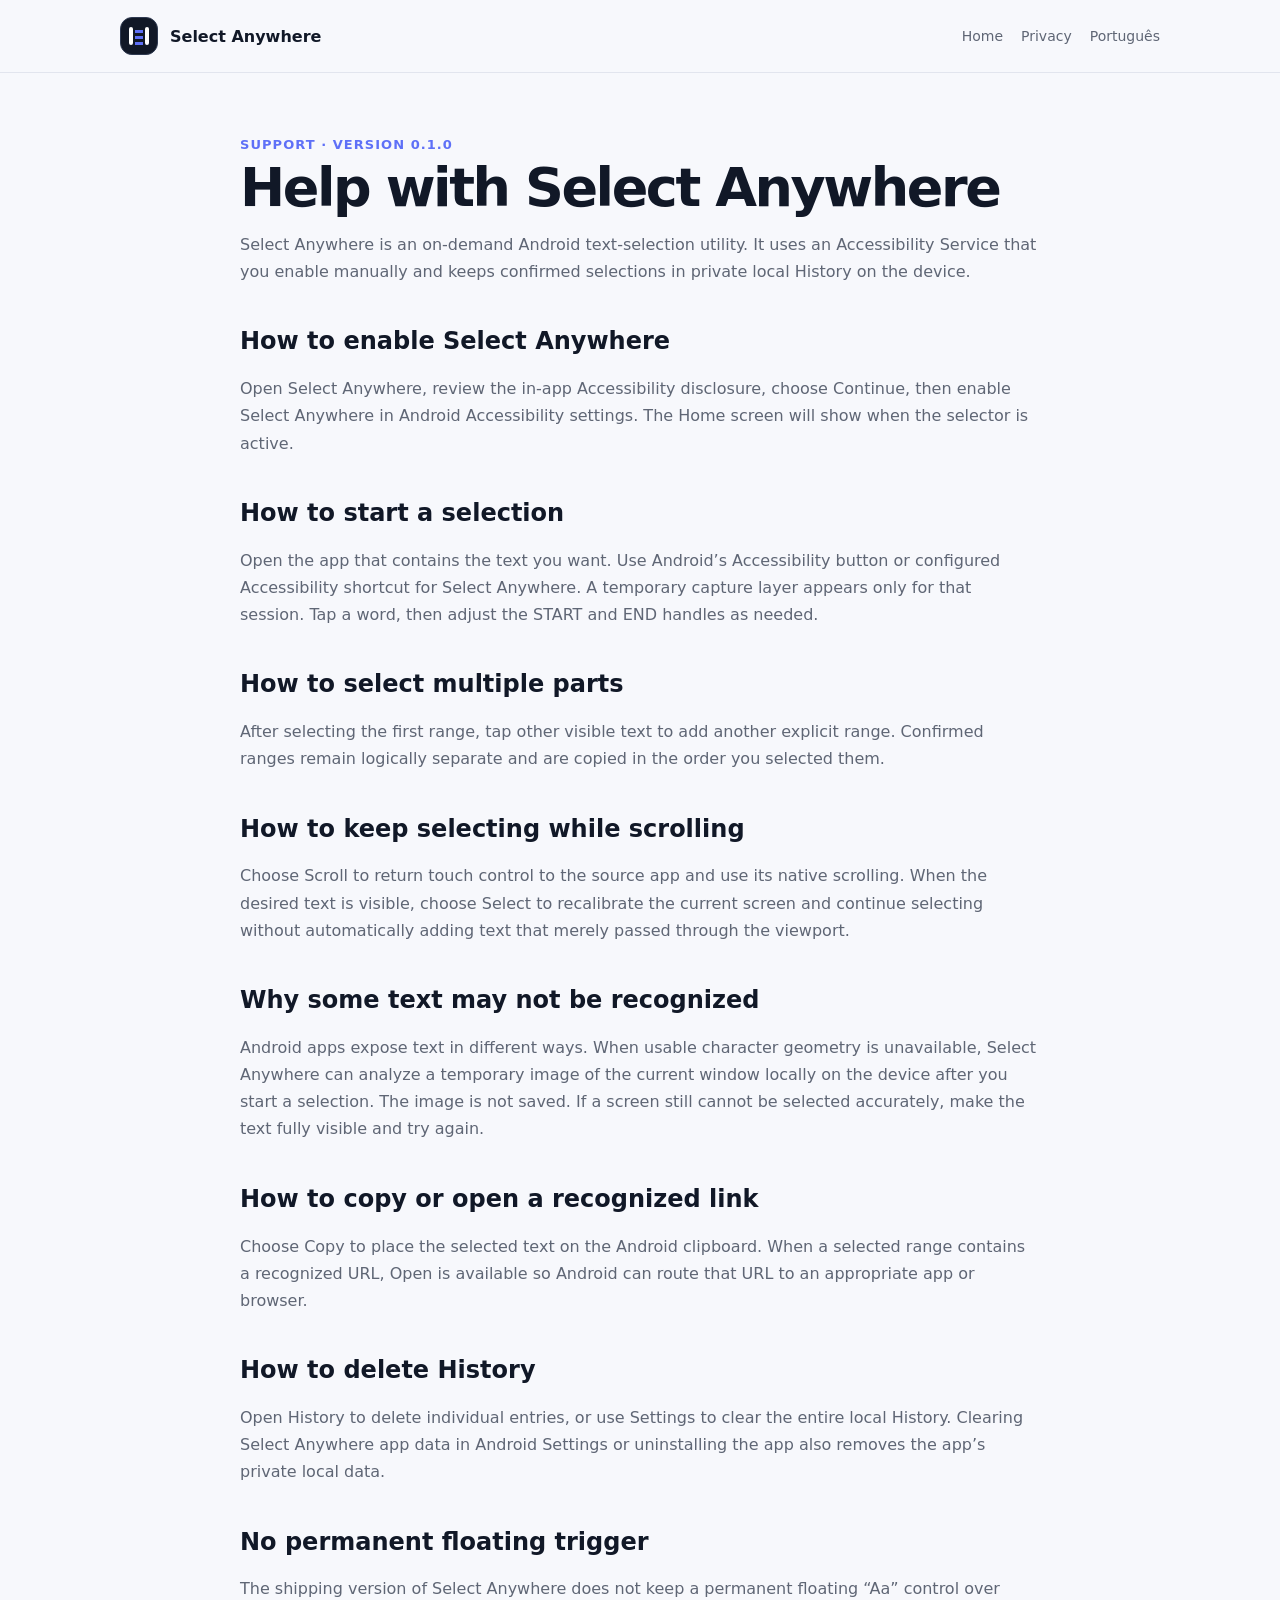
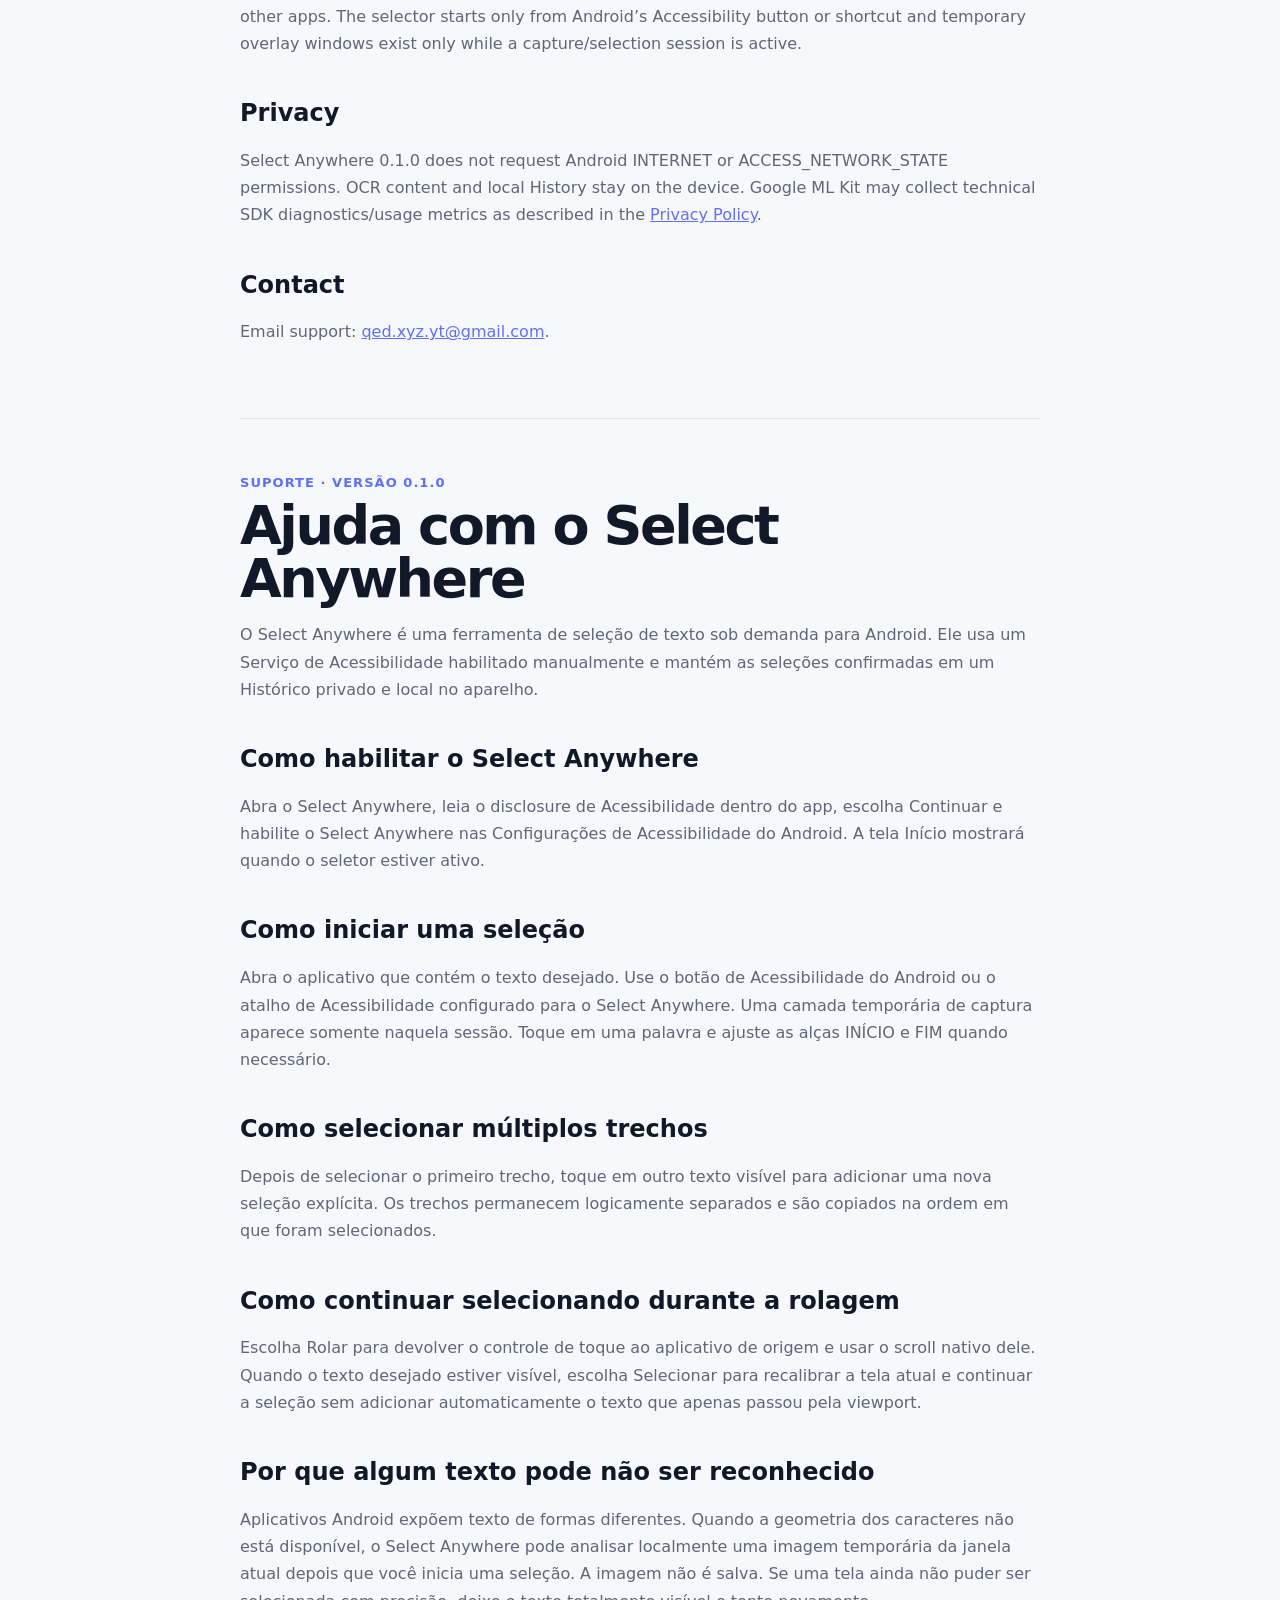
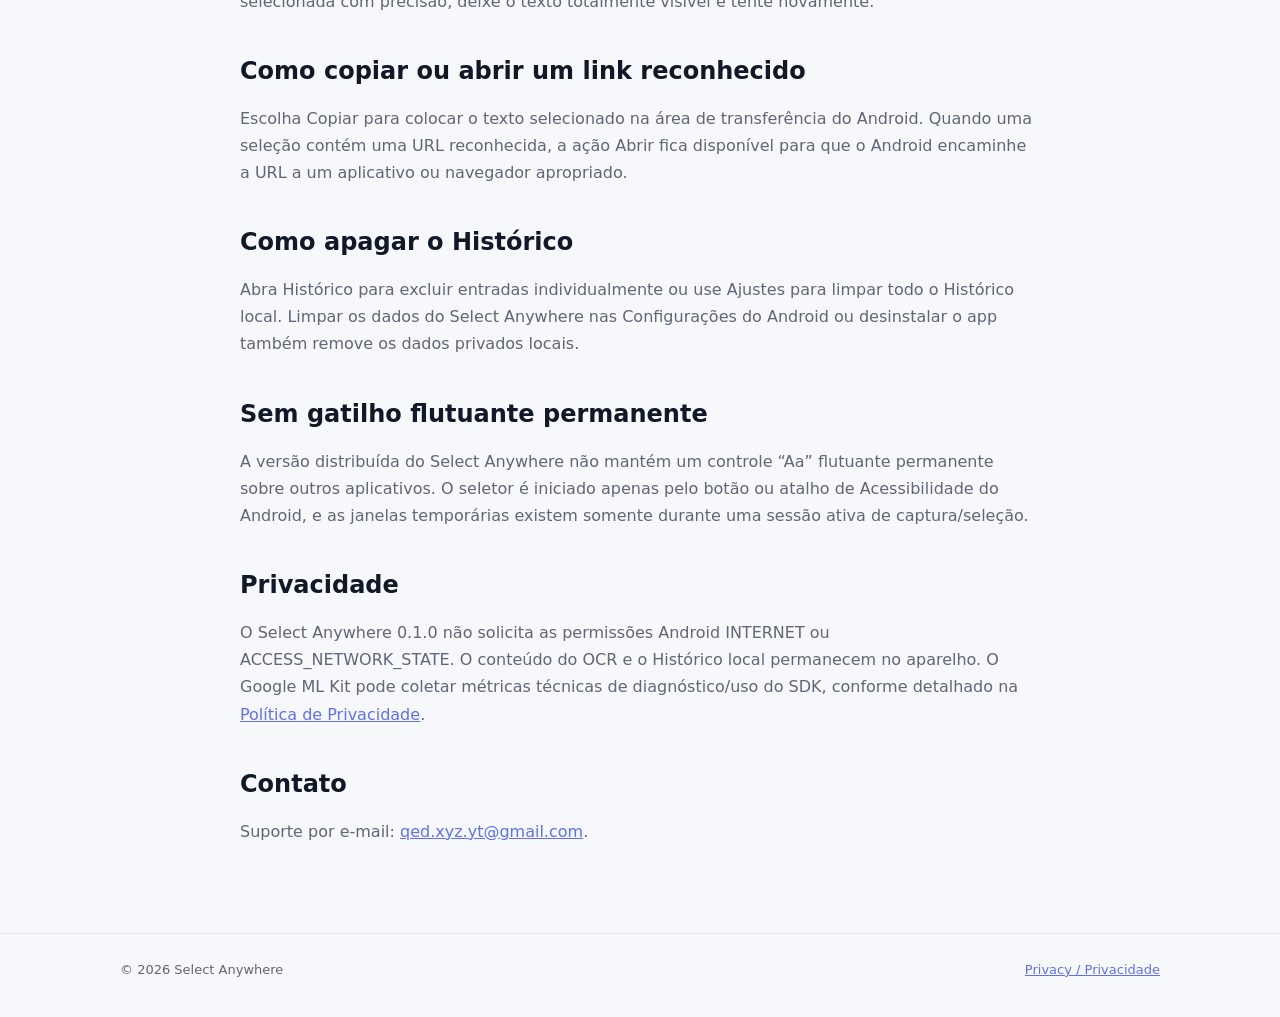
<file: select-anywhere/support.html>
<!doctype html>
<html lang="en">
<head>
  <meta charset="utf-8">
  <meta name="viewport" content="width=device-width, initial-scale=1">
  <meta name="description" content="Select Anywhere support for Android.">
  <title>Support · Select Anywhere</title>
  <link rel="stylesheet" href="styles.css">
</head>
<body>
<header>
  <nav class="shell" aria-label="Primary navigation">
    <a class="brand" href="index.html"><span class="mark" aria-hidden="true"><span></span></span> Select Anywhere</a>
    <div class="navlinks"><a href="index.html">Home</a><a href="privacy.html">Privacy</a><a href="#pt-br">Português</a></div>
  </nav>
</header>

<main class="shell policy">
  <div class="eyebrow">Support · version 0.1.0</div>
  <h1>Help with Select Anywhere</h1>
  <p>Select Anywhere is an on-demand Android text-selection utility. It uses an Accessibility Service that you enable manually and keeps confirmed selections in private local History on the device.</p>

  <h2>How to enable Select Anywhere</h2>
  <p>Open Select Anywhere, review the in-app Accessibility disclosure, choose Continue, then enable Select Anywhere in Android Accessibility settings. The Home screen will show when the selector is active.</p>

  <h2>How to start a selection</h2>
  <p>Open the app that contains the text you want. Use Android’s Accessibility button or configured Accessibility shortcut for Select Anywhere. A temporary capture layer appears only for that session. Tap a word, then adjust the START and END handles as needed.</p>

  <h2>How to select multiple parts</h2>
  <p>After selecting the first range, tap other visible text to add another explicit range. Confirmed ranges remain logically separate and are copied in the order you selected them.</p>

  <h2>How to keep selecting while scrolling</h2>
  <p>Choose Scroll to return touch control to the source app and use its native scrolling. When the desired text is visible, choose Select to recalibrate the current screen and continue selecting without automatically adding text that merely passed through the viewport.</p>

  <h2>Why some text may not be recognized</h2>
  <p>Android apps expose text in different ways. When usable character geometry is unavailable, Select Anywhere can analyze a temporary image of the current window locally on the device after you start a selection. The image is not saved. If a screen still cannot be selected accurately, make the text fully visible and try again.</p>

  <h2>How to copy or open a recognized link</h2>
  <p>Choose Copy to place the selected text on the Android clipboard. When a selected range contains a recognized URL, Open is available so Android can route that URL to an appropriate app or browser.</p>

  <h2>How to delete History</h2>
  <p>Open History to delete individual entries, or use Settings to clear the entire local History. Clearing Select Anywhere app data in Android Settings or uninstalling the app also removes the app’s private local data.</p>

  <h2>No permanent floating trigger</h2>
  <p>The shipping version of Select Anywhere does not keep a permanent floating “Aa” control over other apps. The selector starts only from Android’s Accessibility button or shortcut and temporary overlay windows exist only while a capture/selection session is active.</p>

  <h2>Privacy</h2>
  <p>Select Anywhere 0.1.0 does not request Android INTERNET or ACCESS_NETWORK_STATE permissions. OCR content and local History stay on the device. Google ML Kit may collect technical SDK diagnostics/usage metrics as described in the <a href="privacy.html">Privacy Policy</a>.</p>

  <h2>Contact</h2>
  <p>Email support: <a href="mailto:qed.xyz.yt@gmail.com">qed.xyz.yt@gmail.com</a>.</p>

  <section id="pt-br" lang="pt-BR">
    <div class="eyebrow">Suporte · versão 0.1.0</div>
    <h1>Ajuda com o Select Anywhere</h1>
    <p>O Select Anywhere é uma ferramenta de seleção de texto sob demanda para Android. Ele usa um Serviço de Acessibilidade habilitado manualmente e mantém as seleções confirmadas em um Histórico privado e local no aparelho.</p>

    <h2>Como habilitar o Select Anywhere</h2>
    <p>Abra o Select Anywhere, leia o disclosure de Acessibilidade dentro do app, escolha Continuar e habilite o Select Anywhere nas Configurações de Acessibilidade do Android. A tela Início mostrará quando o seletor estiver ativo.</p>

    <h2>Como iniciar uma seleção</h2>
    <p>Abra o aplicativo que contém o texto desejado. Use o botão de Acessibilidade do Android ou o atalho de Acessibilidade configurado para o Select Anywhere. Uma camada temporária de captura aparece somente naquela sessão. Toque em uma palavra e ajuste as alças INÍCIO e FIM quando necessário.</p>

    <h2>Como selecionar múltiplos trechos</h2>
    <p>Depois de selecionar o primeiro trecho, toque em outro texto visível para adicionar uma nova seleção explícita. Os trechos permanecem logicamente separados e são copiados na ordem em que foram selecionados.</p>

    <h2>Como continuar selecionando durante a rolagem</h2>
    <p>Escolha Rolar para devolver o controle de toque ao aplicativo de origem e usar o scroll nativo dele. Quando o texto desejado estiver visível, escolha Selecionar para recalibrar a tela atual e continuar a seleção sem adicionar automaticamente o texto que apenas passou pela viewport.</p>

    <h2>Por que algum texto pode não ser reconhecido</h2>
    <p>Aplicativos Android expõem texto de formas diferentes. Quando a geometria dos caracteres não está disponível, o Select Anywhere pode analisar localmente uma imagem temporária da janela atual depois que você inicia uma seleção. A imagem não é salva. Se uma tela ainda não puder ser selecionada com precisão, deixe o texto totalmente visível e tente novamente.</p>

    <h2>Como copiar ou abrir um link reconhecido</h2>
    <p>Escolha Copiar para colocar o texto selecionado na área de transferência do Android. Quando uma seleção contém uma URL reconhecida, a ação Abrir fica disponível para que o Android encaminhe a URL a um aplicativo ou navegador apropriado.</p>

    <h2>Como apagar o Histórico</h2>
    <p>Abra Histórico para excluir entradas individualmente ou use Ajustes para limpar todo o Histórico local. Limpar os dados do Select Anywhere nas Configurações do Android ou desinstalar o app também remove os dados privados locais.</p>

    <h2>Sem gatilho flutuante permanente</h2>
    <p>A versão distribuída do Select Anywhere não mantém um controle “Aa” flutuante permanente sobre outros aplicativos. O seletor é iniciado apenas pelo botão ou atalho de Acessibilidade do Android, e as janelas temporárias existem somente durante uma sessão ativa de captura/seleção.</p>

    <h2>Privacidade</h2>
    <p>O Select Anywhere 0.1.0 não solicita as permissões Android INTERNET ou ACCESS_NETWORK_STATE. O conteúdo do OCR e o Histórico local permanecem no aparelho. O Google ML Kit pode coletar métricas técnicas de diagnóstico/uso do SDK, conforme detalhado na <a href="privacy.html">Política de Privacidade</a>.</p>

    <h2>Contato</h2>
    <p>Suporte por e-mail: <a href="mailto:qed.xyz.yt@gmail.com">qed.xyz.yt@gmail.com</a>.</p>
  </section>
</main>

<footer><div class="shell footer-row"><span>© 2026 Select Anywhere</span><span><a href="privacy.html">Privacy / Privacidade</a></span></div></footer>
</body>
</html>
</file>
<file: select-anywhere/styles.css>
:root {
  color-scheme: light dark;
  --ink: #111827;
  --muted: #5f6675;
  --canvas: #f7f8fc;
  --surface: #ffffff;
  --border: #e2e5ee;
  --primary: #5e70f7;
  --primary-soft: #e9ecff;
  --success: #138a61;
  --radius: 20px;
  font-family: Inter, ui-sans-serif, system-ui, -apple-system, BlinkMacSystemFont, "Segoe UI", sans-serif;
}

* { box-sizing: border-box; }
html { background: var(--canvas); color: var(--ink); }
body { margin: 0; min-height: 100vh; background: var(--canvas); }
a { color: var(--primary); }

.shell { width: min(100% - 32px, 1040px); margin: 0 auto; }
header {
  position: sticky;
  top: 0;
  z-index: 10;
  border-bottom: 1px solid var(--border);
  background: color-mix(in srgb, var(--canvas) 94%, transparent);
  backdrop-filter: blur(12px);
}
nav { min-height: 72px; display: flex; align-items: center; justify-content: space-between; gap: 20px; }
.brand { display: inline-flex; align-items: center; gap: 12px; color: var(--ink); text-decoration: none; font-weight: 750; }
.mark { width: 38px; height: 38px; border-radius: 12px; background: var(--ink); position: relative; border: 1px solid #2f3a51; }
.mark::before, .mark::after { content: ""; position: absolute; top: 9px; bottom: 9px; width: 4px; border-radius: 3px; background: #fff; }
.mark::before { left: 8px; }
.mark::after { right: 8px; }
.mark span { position: absolute; left: 14px; right: 14px; top: 12px; height: 3px; background: var(--primary); box-shadow: 0 6px 0 var(--primary), 0 12px 0 var(--primary); }
.navlinks { display: flex; align-items: center; gap: 18px; font-size: 14px; }
.navlinks a { color: var(--muted); text-decoration: none; }

main { padding: 64px 0 72px; }
.hero { display: grid; grid-template-columns: 1.15fr .85fr; gap: 44px; align-items: center; }
.eyebrow { color: var(--primary); font-size: 13px; font-weight: 800; letter-spacing: .08em; text-transform: uppercase; }
h1 { margin: 10px 0 16px; max-width: 760px; font-size: clamp(42px, 6vw, 72px); line-height: .98; letter-spacing: -.045em; }
.lead { max-width: 680px; margin: 0; color: var(--muted); font-size: clamp(18px, 2.4vw, 22px); line-height: 1.55; }
.status { display: inline-flex; align-items: center; gap: 8px; margin-top: 24px; padding: 9px 12px; border: 1px solid var(--border); border-radius: 999px; background: var(--surface); color: var(--muted); font-size: 13px; }
.status::before { content: ""; width: 8px; height: 8px; border-radius: 50%; background: var(--success); }

.preview { border: 1px solid var(--border); border-radius: 28px; background: var(--surface); padding: 18px; }
.phone { min-height: 420px; border-radius: 22px; border: 1px solid var(--border); background: var(--canvas); overflow: hidden; }
.phone-head { padding: 22px 20px 16px; background: var(--primary); color: white; font-weight: 760; }
.phone-body { padding: 18px; display: grid; gap: 12px; }
.card { border: 1px solid var(--border); border-radius: var(--radius); background: var(--surface); padding: 18px; }
.card strong { display: block; margin-bottom: 8px; }
.lines { display: grid; gap: 8px; }
.line { height: 10px; border-radius: 6px; background: var(--primary-soft); }
.line:nth-child(2) { width: 78%; }
.line:nth-child(3) { width: 58%; }
.aa { margin-left: auto; width: 48px; height: 58px; display: grid; place-items: center; border: 1px solid var(--primary); border-radius: 18px 0 0 18px; background: var(--ink); color: #fff; font-weight: 800; }

section { padding-top: 72px; }
.section-title { max-width: 720px; margin-bottom: 28px; }
.section-title h2 { margin: 0 0 10px; font-size: clamp(28px, 4vw, 42px); letter-spacing: -.025em; }
.section-title p { margin: 0; color: var(--muted); line-height: 1.65; }
.grid3 { display: grid; grid-template-columns: repeat(3, 1fr); gap: 14px; }
.grid3 .card p { margin: 0; color: var(--muted); line-height: 1.6; }
.number { width: 34px; height: 34px; display: grid; place-items: center; border-radius: 10px; margin-bottom: 16px; background: var(--primary-soft); color: var(--primary); font-weight: 800; }

.policy { max-width: 800px; }
.policy h1 { font-size: clamp(34px, 5vw, 54px); }
.policy h2 { margin-top: 42px; }
.policy p, .policy li { color: var(--muted); line-height: 1.7; }
.policy code { color: var(--ink); }
.policy section[lang], main > section[lang] { margin-top: 72px; padding-top: 56px; border-top: 1px solid var(--border); }
.notice { border: 1px solid var(--border); border-radius: var(--radius); background: var(--surface); padding: 18px; }

footer { border-top: 1px solid var(--border); padding: 28px 0 40px; color: var(--muted); font-size: 13px; }
.footer-row { display: flex; justify-content: space-between; gap: 20px; flex-wrap: wrap; }

@media (max-width: 760px) {
  .navlinks { gap: 12px; }
  .hero { grid-template-columns: 1fr; }
  main { padding-top: 42px; }
  .grid3 { grid-template-columns: 1fr; }
}

@media (prefers-color-scheme: dark) {
  :root {
    --ink: #f3f5fb;
    --muted: #b3bacc;
    --canvas: #0b1020;
    --surface: #151c2e;
    --border: #2b354c;
    --primary: #9ca8ff;
    --primary-soft: #26306b;
  }
  .mark { background: #111827; }
}
</file>
